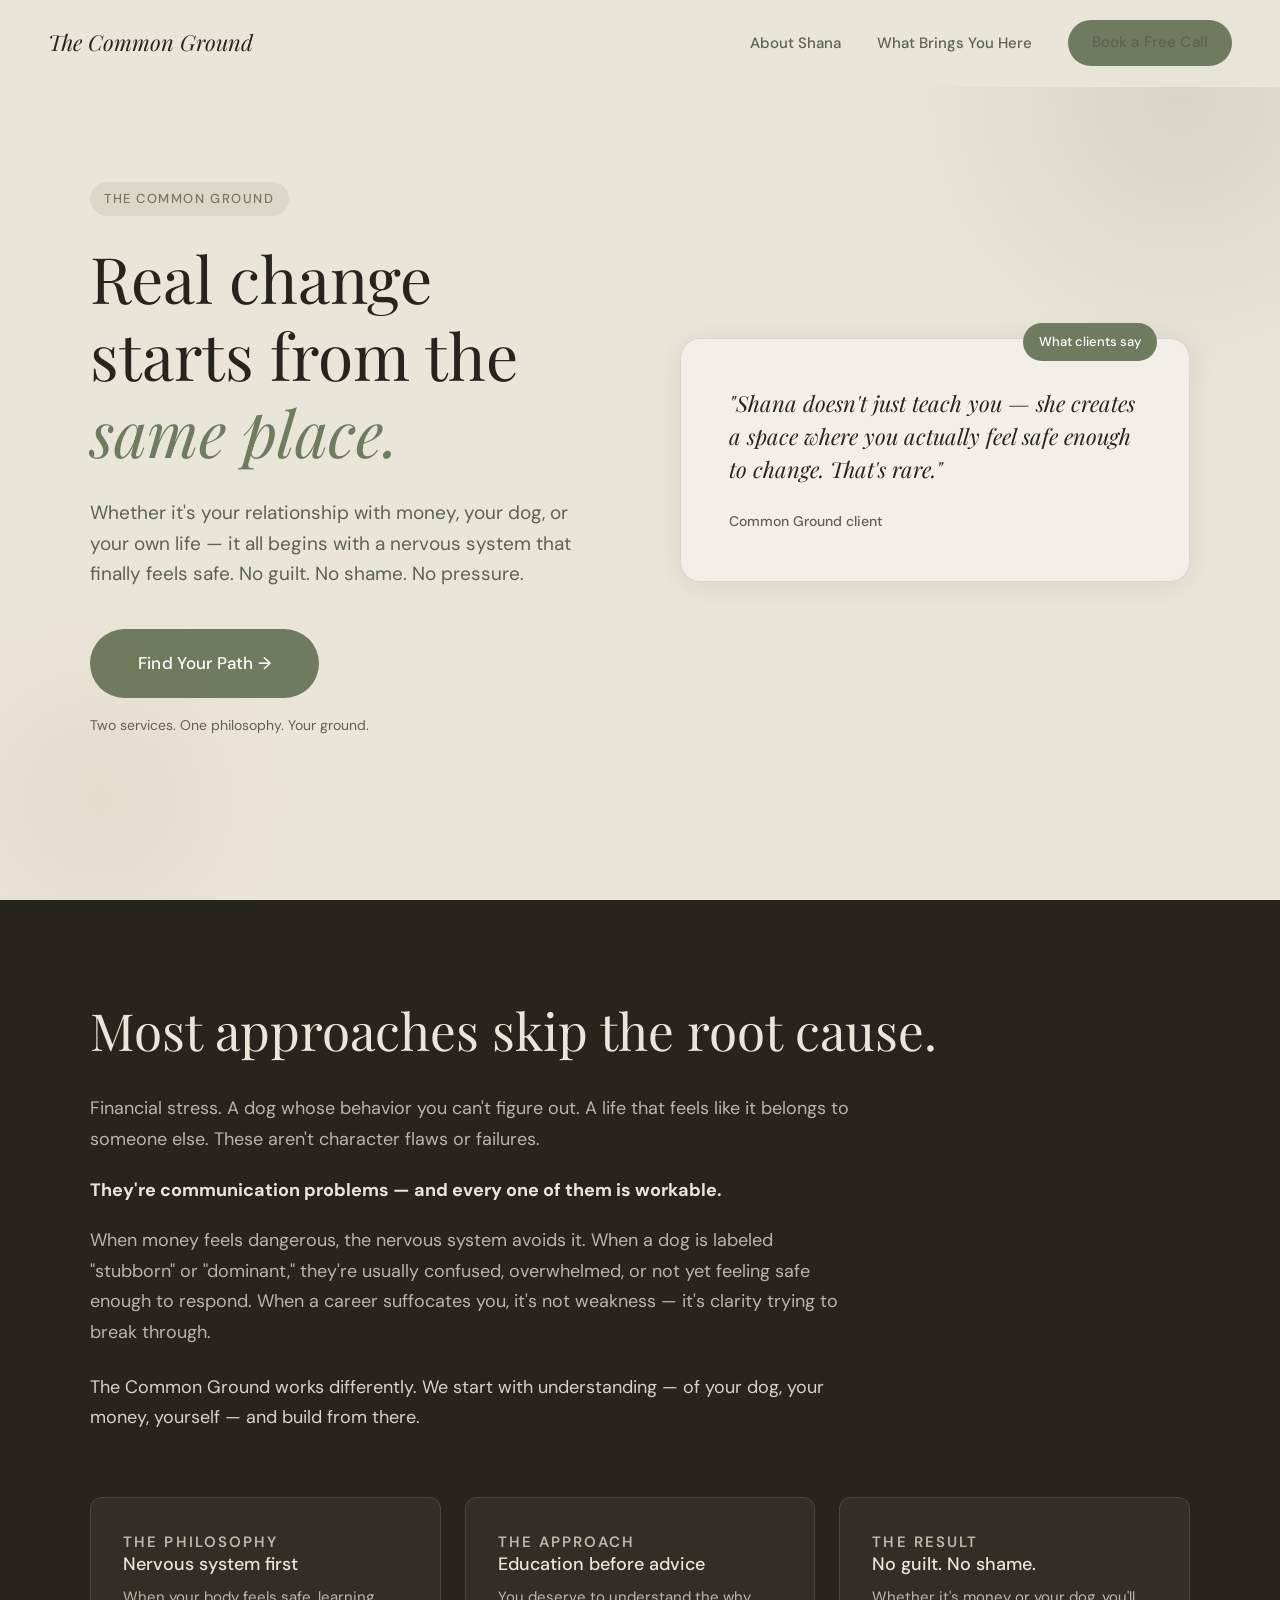
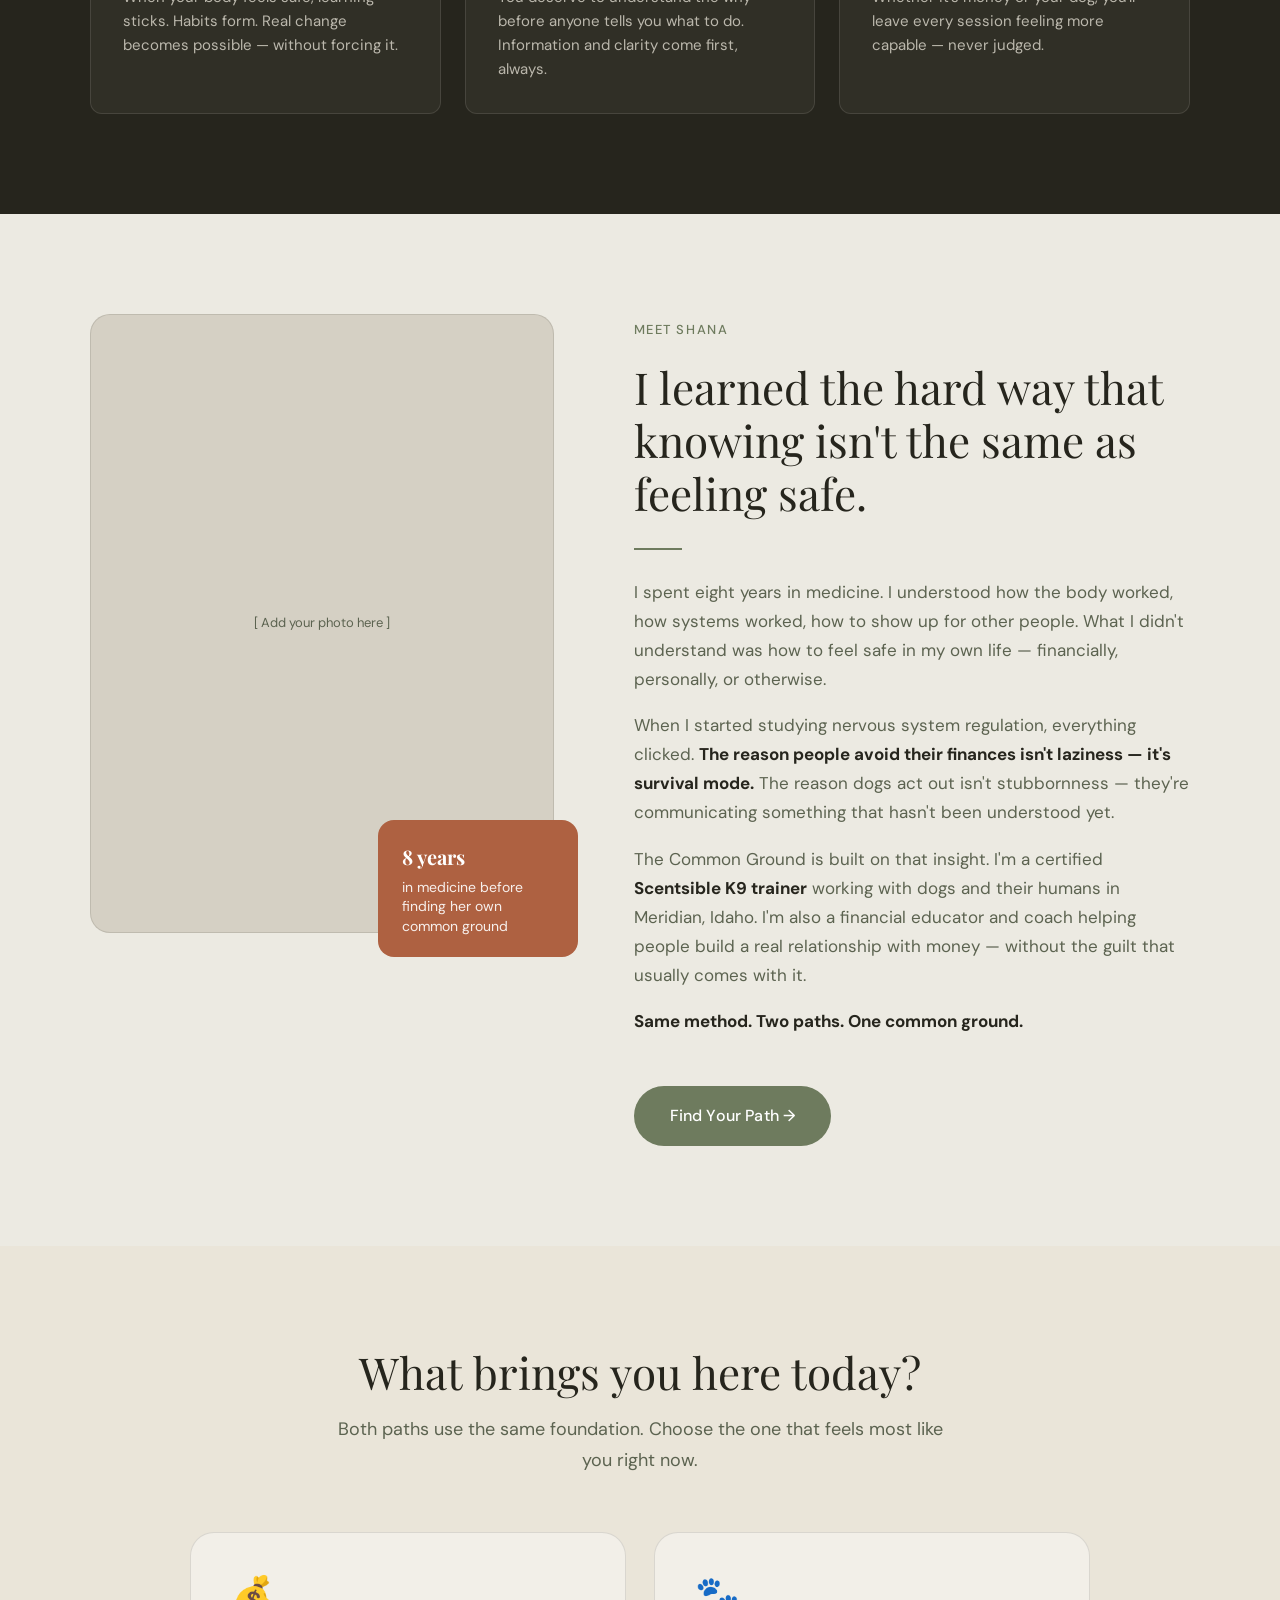
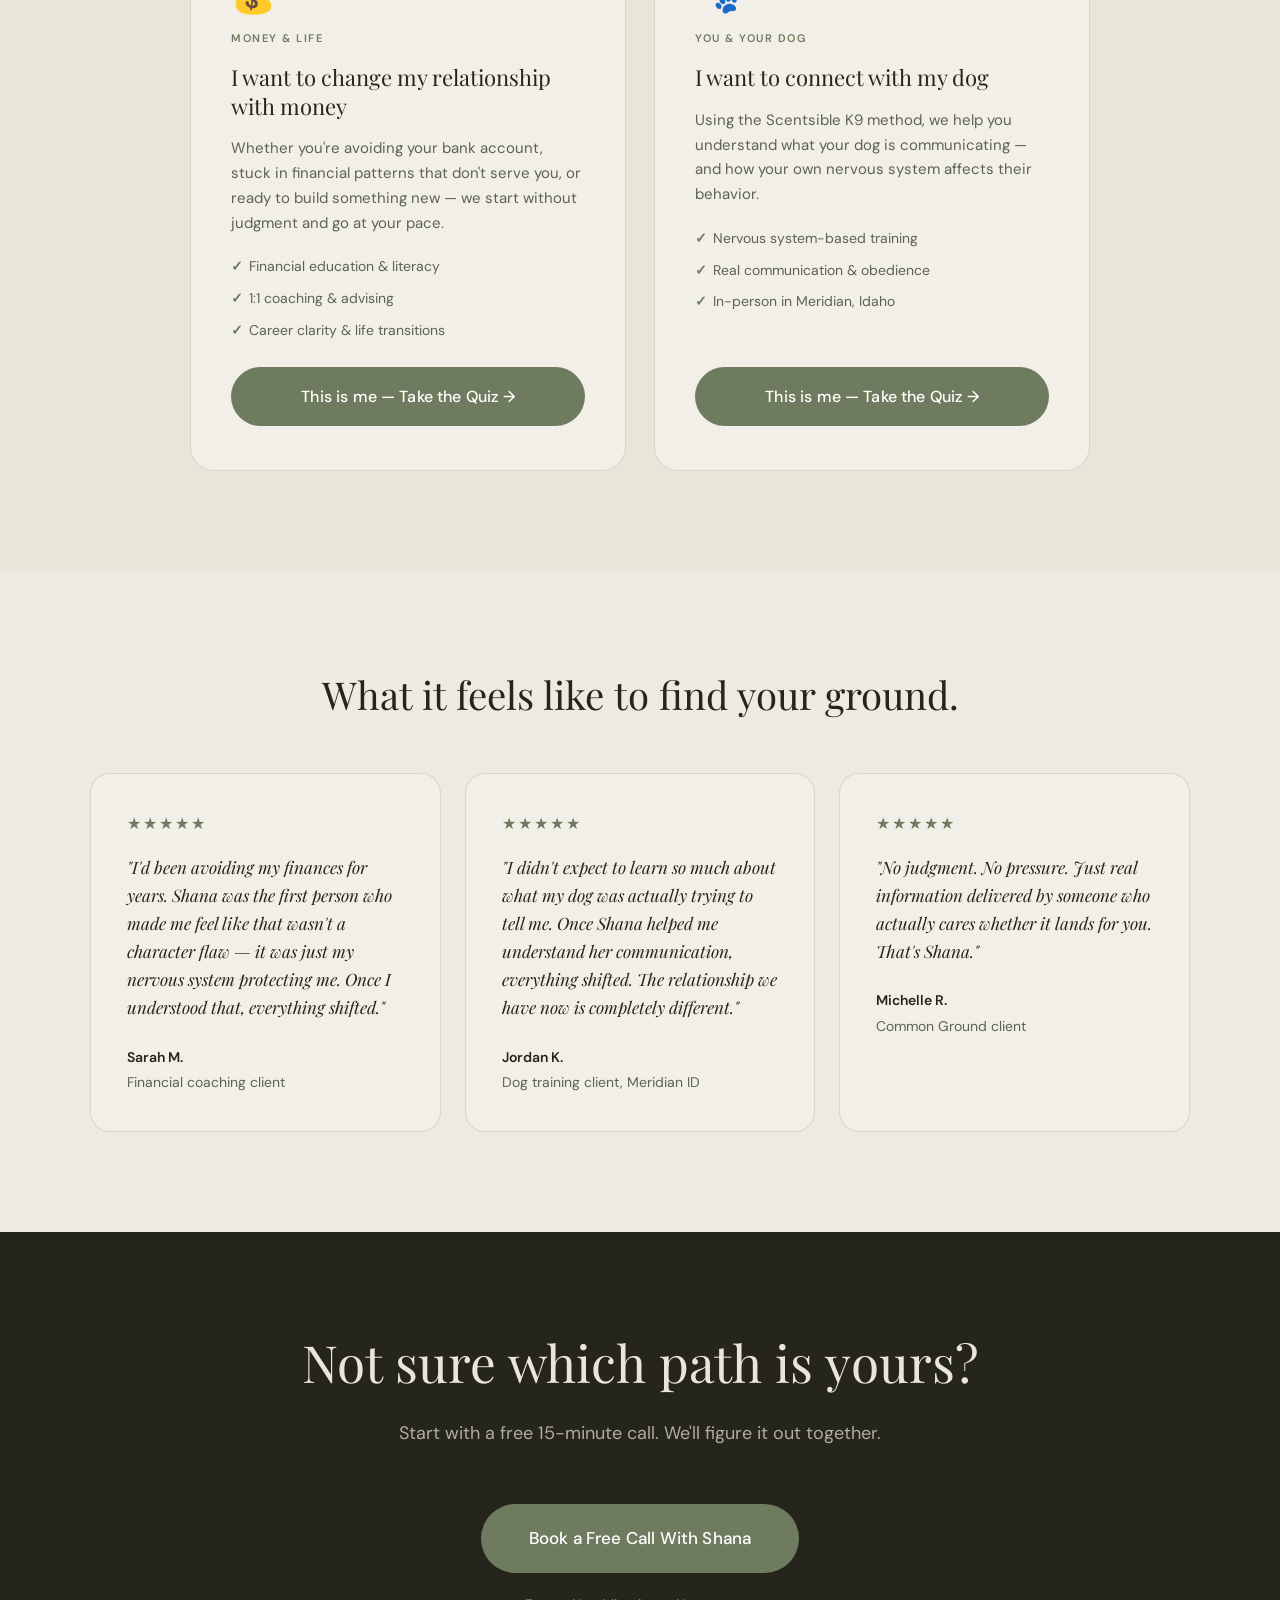
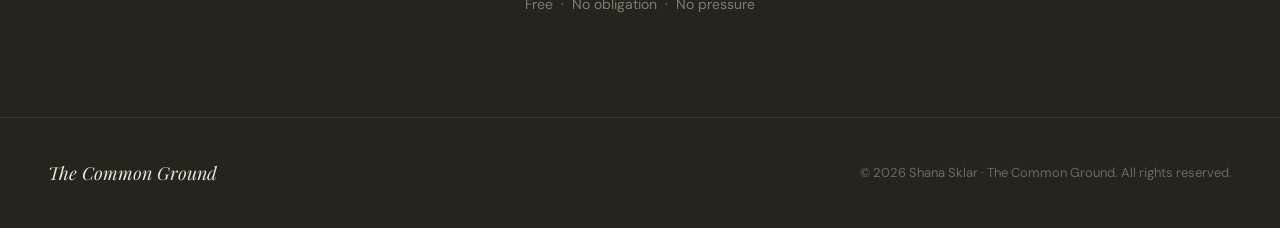
<file: index.html>
<!DOCTYPE html>
<html lang="en">
<head>
  <meta charset="UTF-8" />
  <meta name="viewport" content="width=device-width, initial-scale=1.0" />
  <title>The Common Ground — Shana Sklar</title>
  <meta name="description" content="Financial coaching, dog training, and life guidance rooted in nervous system regulation. No guilt. No shame. No pressure. Find your Common Ground." />

  <link rel="preconnect" href="https://fonts.googleapis.com" />
  <link rel="preconnect" href="https://fonts.gstatic.com" crossorigin />
  <link href="https://fonts.googleapis.com/css2?family=Playfair+Display:ital,wght@0,400;0,500;1,400;1,500&family=DM+Sans:wght@300;400;500;600&display=swap" rel="stylesheet" />
  <link rel="stylesheet" href="style.css" />
</head>
<body>

  <nav id="navbar">
    <a href="/" class="nav-logo">The Common Ground</a>
    <ul class="nav-links">
      <li><a href="#about">About Shana</a></li>
      <li><a href="#paths">What Brings You Here</a></li>
      <li><a href="https://calendly.com/shana-sklar1127/30min" target="_blank" class="btn btn-primary nav-cta">Book a Free Call</a></li>
    </ul>
  </nav>

  <!-- HERO -->
  <section class="hero" id="home">
    <div class="container">
      <div class="hero-inner">
        <div class="hero-text">
          <span class="hero-eyebrow">The Common Ground</span>
          <h1>Real change starts from the <em>same place.</em></h1>
          <p class="hero-sub">
            Whether it's your relationship with money, your dog, or your own life —
            it all begins with a nervous system that finally feels safe.
            No guilt. No shame. No pressure.
          </p>
          <a href="#paths" class="btn btn-primary btn-lg">Find Your Path →</a>
          <p class="hero-note" style="margin-top:16px;">Two services. One philosophy. Your ground.</p>
        </div>

        <div class="hero-image">
          <div class="hero-card">
            <div class="hero-card-badge">What clients say</div>
            <p class="hero-quote">
              "Shana doesn't just teach you — she creates a space where you
              actually feel safe enough to change. That's rare."
            </p>
            <p class="hero-quote-author">Common Ground client</p>
          </div>
        </div>
      </div>
    </div>
  </section>

  <!-- PHILOSOPHY -->
  <section class="problem">
    <div class="container">
      <h2>Most approaches skip the root cause.</h2>
      <p>Financial stress. A dog whose behavior you can't figure out. A life that feels like it belongs to someone else. These aren't character flaws or failures.</p>
      <p><strong>They're communication problems — and every one of them is workable.</strong></p>
      <p>When money feels dangerous, the nervous system avoids it. When a dog is labeled "stubborn" or "dominant," they're usually confused, overwhelmed, or not yet feeling safe enough to respond. When a career suffocates you, it's not weakness — it's clarity trying to break through.</p>
      <p style="margin-top:24px; font-size:18px; color:rgba(234,229,217,0.9);">The Common Ground works differently. We start with understanding — of your dog, your money, yourself — and build from there.</p>

      <div class="problem-pillars">
        <div class="pillar">
          <p class="pillar-label">The philosophy</p>
          <h4>Nervous system first</h4>
          <p>When your body feels safe, learning sticks. Habits form. Real change becomes possible — without forcing it.</p>
        </div>
        <div class="pillar">
          <p class="pillar-label">The approach</p>
          <h4>Education before advice</h4>
          <p>You deserve to understand the why before anyone tells you what to do. Information and clarity come first, always.</p>
        </div>
        <div class="pillar">
          <p class="pillar-label">The result</p>
          <h4>No guilt. No shame.</h4>
          <p>Whether it's money or your dog, you'll leave every session feeling more capable — never judged.</p>
        </div>
      </div>
    </div>
  </section>

  <!-- ABOUT SHANA -->
  <section class="guide" id="about">
    <div class="container">
      <div class="guide-inner">

        <div class="guide-image-wrap">
          <div class="guide-image-placeholder">
            <div class="placeholder-text">
              <!-- Replace with <img src="your-photo.jpg" alt="Shana Sklar" style="width:100%;height:100%;object-fit:cover;border-radius:20px;" /> -->
              <p style="font-size:13px; color:var(--text-muted);">[ Add your photo here ]</p>
            </div>
          </div>
          <div class="guide-accent-card">
            <strong>8 years</strong>
            <p>in medicine before finding her own common ground</p>
          </div>
        </div>

        <div class="guide-content">
          <span class="eyebrow">Meet Shana</span>
          <h2>I learned the hard way that knowing isn't the same as feeling safe.</h2>
          <div class="divider"></div>

          <p>I spent eight years in medicine. I understood how the body worked, how systems worked, how to show up for other people. What I didn't understand was how to feel safe in my own life — financially, personally, or otherwise.</p>

          <p>When I started studying nervous system regulation, everything clicked. <strong>The reason people avoid their finances isn't laziness — it's survival mode.</strong> The reason dogs act out isn't stubbornness — they're communicating something that hasn't been understood yet.</p>

          <p>The Common Ground is built on that insight. I'm a certified <strong>Scentsible K9 trainer</strong> working with dogs and their humans in Meridian, Idaho. I'm also a financial educator and coach helping people build a real relationship with money — without the guilt that usually comes with it.</p>

          <p><strong>Same method. Two paths. One common ground.</strong></p>

          <a href="#paths" class="btn btn-primary" style="margin-top:32px;">Find Your Path →</a>
        </div>
      </div>
    </div>
  </section>

  <!-- THE FORK -->
  <section class="paths-section" id="paths">
    <div class="container">
      <div class="text-center" style="margin-bottom:56px;">
        <h2 style="font-size:clamp(28px,3.5vw,44px); margin-bottom:16px;">What brings you here today?</h2>
        <p style="color:var(--text-muted); font-size:18px; margin:0 auto; max-width:52ch;">
          Both paths use the same foundation. Choose the one that feels most like you right now.
        </p>
      </div>

      <div class="path-cards">

        <div class="path-card path-card--finance">
          <div class="path-card-icon">💰</div>
          <div class="path-card-label">Money & Life</div>
          <h3>I want to change my relationship with money</h3>
          <p>
            Whether you're avoiding your bank account, stuck in financial patterns that don't serve you,
            or ready to build something new — we start without judgment and go at your pace.
          </p>
          <ul class="path-list">
            <li>Financial education &amp; literacy</li>
            <li>1:1 coaching &amp; advising</li>
            <li>Career clarity &amp; life transitions</li>
          </ul>
          <a href="quiz-financial.html" class="btn btn-primary" style="width:100%; justify-content:center; margin-top:auto;">
            This is me — Take the Quiz →
          </a>
        </div>

        <div class="path-card path-card--dogs">
          <div class="path-card-icon">🐾</div>
          <div class="path-card-label">You &amp; Your Dog</div>
          <h3>I want to connect with my dog</h3>
          <p>
            Using the Scentsible K9 method, we help you understand what your dog is communicating —
            and how your own nervous system affects their behavior.
          </p>
          <ul class="path-list">
            <li>Nervous system-based training</li>
            <li>Real communication &amp; obedience</li>
            <li>In-person in Meridian, Idaho</li>
          </ul>
          <a href="quiz-dogs.html" class="btn btn-primary" style="width:100%; justify-content:center; margin-top:auto;">
            This is me — Take the Quiz →
          </a>
        </div>

      </div>
    </div>
  </section>

  <!-- TESTIMONIALS -->
  <section class="testimonials">
    <div class="container">
      <h2>What it feels like to find your ground.</h2>
      <div class="testimonial-grid">

        <div class="testimonial-card">
          <div class="testimonial-stars">★★★★★</div>
          <blockquote>"I'd been avoiding my finances for years. Shana was the first person who made me feel like that wasn't a character flaw — it was just my nervous system protecting me. Once I understood that, everything shifted."</blockquote>
          <div class="testimonial-author">
            Sarah M.
            <span>Financial coaching client</span>
          </div>
        </div>

        <div class="testimonial-card">
          <div class="testimonial-stars">★★★★★</div>
          <blockquote>"I didn't expect to learn so much about what my dog was actually trying to tell me. Once Shana helped me understand her communication, everything shifted. The relationship we have now is completely different."</blockquote>
          <div class="testimonial-author">
            Jordan K.
            <span>Dog training client, Meridian ID</span>
          </div>
        </div>

        <div class="testimonial-card">
          <div class="testimonial-stars">★★★★★</div>
          <blockquote>"No judgment. No pressure. Just real information delivered by someone who actually cares whether it lands for you. That's Shana."</blockquote>
          <div class="testimonial-author">
            Michelle R.
            <span>Common Ground client</span>
          </div>
        </div>

      </div>
    </div>
  </section>

  <!-- FINAL CTA -->
  <section class="cta-final">
    <div class="container container-narrow text-center">
      <h2>Not sure which path is yours?</h2>
      <p>Start with a free 15-minute call. We'll figure it out together.</p>
      <a href="https://calendly.com/shana-sklar1127/30min" target="_blank" class="btn btn-primary btn-lg">Book a Free Call With Shana</a>
      <span class="cta-note">Free &nbsp;·&nbsp; No obligation &nbsp;·&nbsp; No pressure</span>
    </div>
  </section>

  <footer>
    <a href="/" class="footer-logo">The Common Ground</a>
    <p class="footer-copy">© 2026 Shana Sklar · The Common Ground. All rights reserved.</p>
  </footer>

  <script>
    const navbar = document.getElementById('navbar');
    window.addEventListener('scroll', () => {
      navbar.classList.toggle('scrolled', window.scrollY > 40);
    });
  </script>

</body>
</html>
</file>
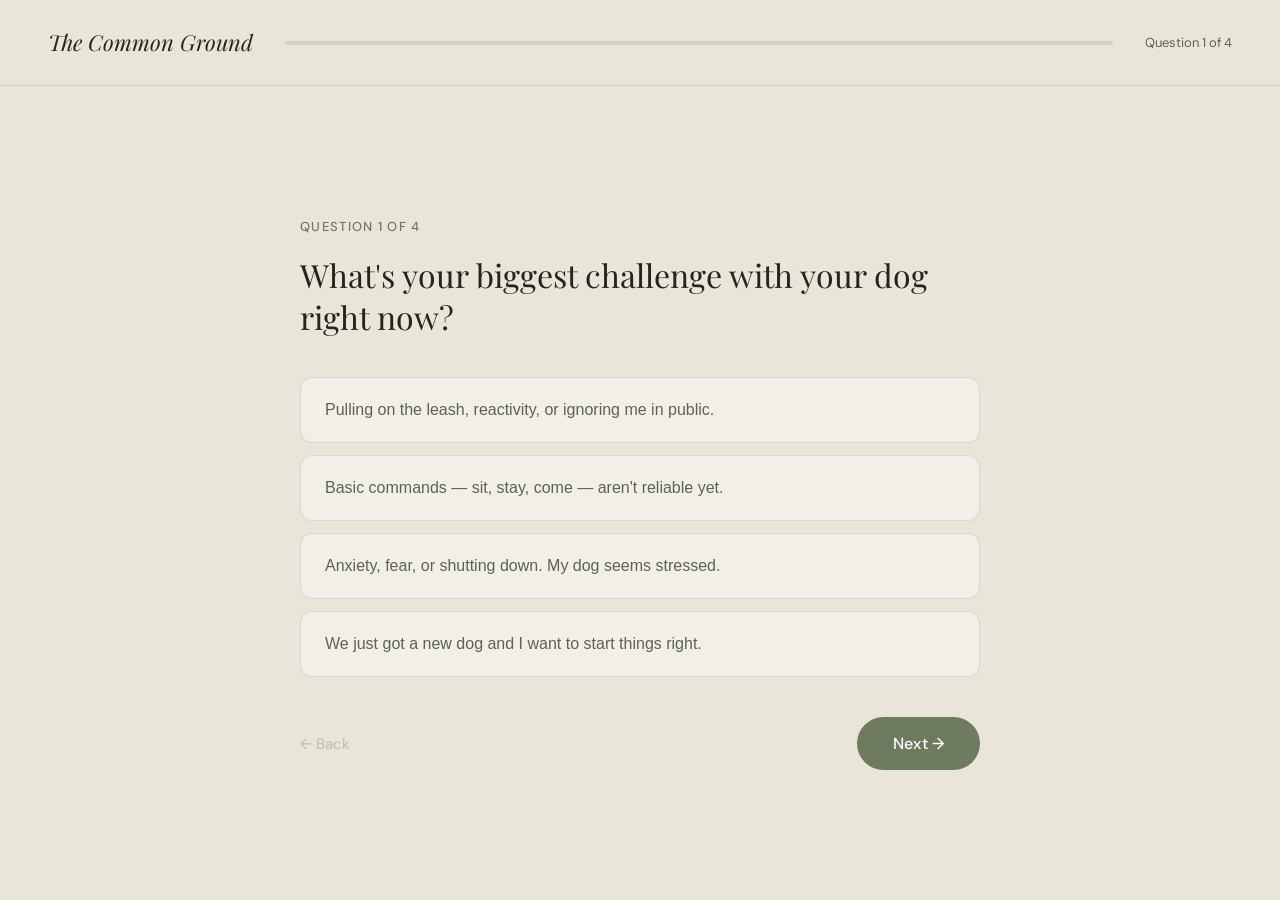
<file: quiz-dogs.html>
<!DOCTYPE html>
<html lang="en">
<head>
  <meta charset="UTF-8" />
  <meta name="viewport" content="width=device-width, initial-scale=1.0" />
  <title>You & Your Dog Quiz — The Common Ground</title>
  <meta name="description" content="Find out where you and your dog are in your journey and what you need most right now." />

  <link rel="preconnect" href="https://fonts.googleapis.com" />
  <link rel="preconnect" href="https://fonts.gstatic.com" crossorigin />
  <link href="https://fonts.googleapis.com/css2?family=Playfair+Display:ital,wght@0,400;0,500;1,400;1,500&family=DM+Sans:wght@300;400;500;600&display=swap" rel="stylesheet" />
  <link rel="stylesheet" href="style.css" />
</head>
<body class="quiz-page">

  <header class="quiz-nav">
    <a href="/" class="nav-logo">The Common Ground</a>
    <div style="flex:1; padding: 0 32px;">
      <div class="quiz-progress-bar">
        <div class="quiz-progress-fill" id="progressFill" style="width:0%"></div>
      </div>
    </div>
    <span id="progressLabel" style="font-size:13px; color:var(--text-muted); white-space:nowrap;">Question 1 of 4</span>
  </header>

  <main class="quiz-body">

    <div class="quiz-screen" id="questionScreen">
      <p class="quiz-step-label" id="stepLabel">Question 1 of 4</p>
      <h2 class="quiz-question" id="questionText"></h2>
      <div class="quiz-answers" id="answers"></div>
      <div class="quiz-nav-row">
        <button class="quiz-back" id="backBtn" disabled>← Back</button>
        <button class="btn btn-primary" id="nextBtn" disabled>Next →</button>
      </div>
    </div>

    <div class="quiz-screen lead-screen hidden" id="leadScreen">
      <p class="quiz-step-label">One last thing</p>
      <h2>Where should we send your results?</h2>
      <p>Your personalized path is ready. Enter your name and email and we'll show it to you right now.</p>
      <form class="lead-form" id="leadForm" novalidate>
        <div class="field">
          <label for="firstName">First Name</label>
          <input type="text" id="firstName" name="name" placeholder="Your first name" required autocomplete="given-name" />
        </div>
        <div class="field">
          <label for="email">Email Address</label>
          <input type="email" id="email" name="email" placeholder="you@email.com" required autocomplete="email" />
        </div>
        <button type="submit" class="btn btn-primary btn-lg">Show Me My Results →</button>
        <p class="form-fine-print">No spam. No pressure. Shana will only reach out if you want her to.</p>
      </form>
    </div>

    <div class="quiz-screen loading-screen hidden" id="loadingScreen">
      <div class="loader-dots"><span></span><span></span><span></span></div>
      <p>Reading your answers and finding your path…</p>
    </div>

  </main>

  <script src="quiz-dogs.js"></script>
</body>
</html>
</file>
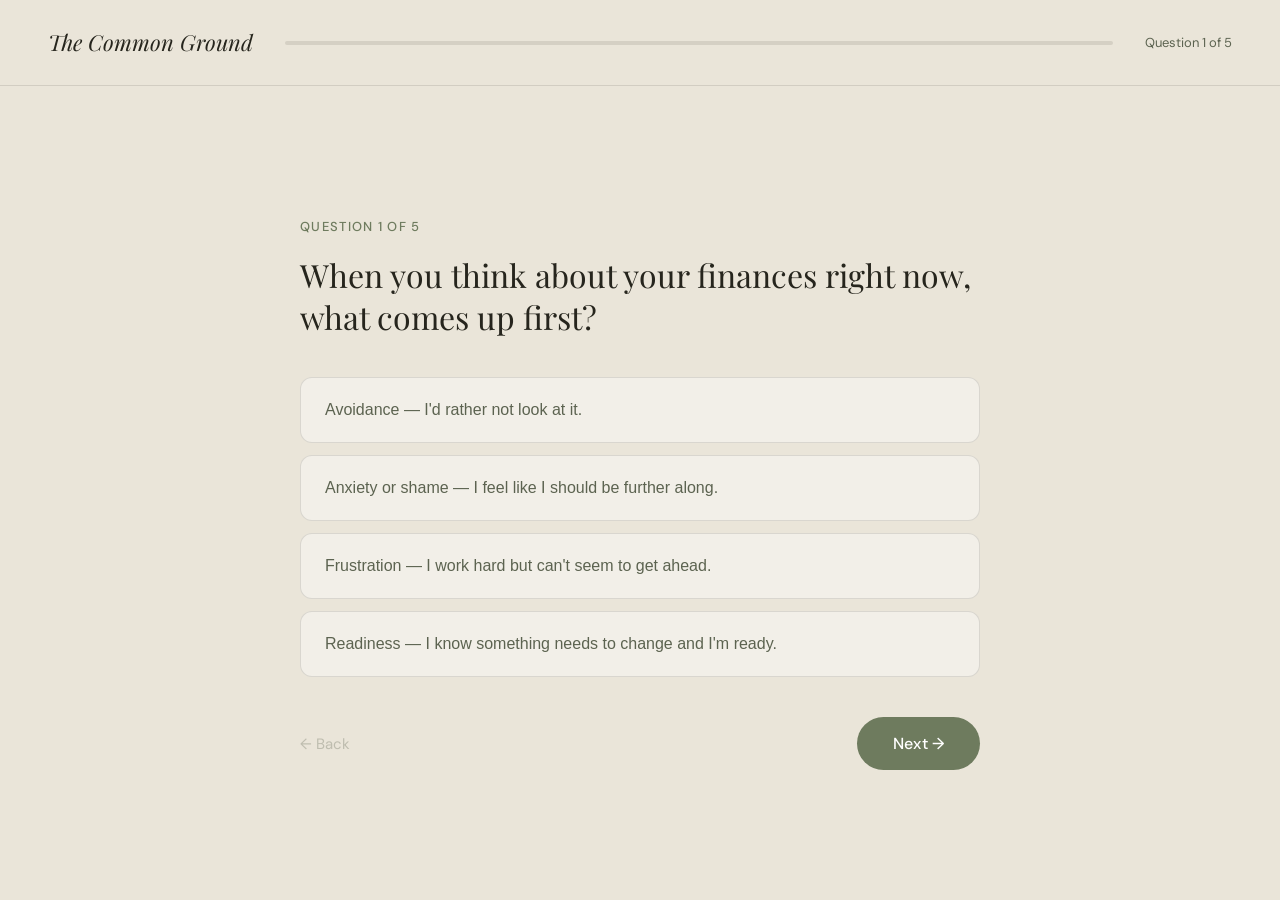
<file: quiz-financial.html>
<!DOCTYPE html>
<html lang="en">
<head>
  <meta charset="UTF-8" />
  <meta name="viewport" content="width=device-width, initial-scale=1.0" />
  <title>Money & Life Quiz — The Common Ground</title>
  <meta name="description" content="Find out exactly where you are with money and what you need most right now — without judgment." />

  <link rel="preconnect" href="https://fonts.googleapis.com" />
  <link rel="preconnect" href="https://fonts.gstatic.com" crossorigin />
  <link href="https://fonts.googleapis.com/css2?family=Playfair+Display:ital,wght@0,400;0,500;1,400;1,500&family=DM+Sans:wght@300;400;500;600&display=swap" rel="stylesheet" />
  <link rel="stylesheet" href="style.css" />
</head>
<body class="quiz-page">

  <header class="quiz-nav">
    <a href="/" class="nav-logo">The Common Ground</a>
    <div style="flex:1; padding: 0 32px;">
      <div class="quiz-progress-bar">
        <div class="quiz-progress-fill" id="progressFill" style="width:0%"></div>
      </div>
    </div>
    <span id="progressLabel" style="font-size:13px; color:var(--text-muted); white-space:nowrap;">Question 1 of 5</span>
  </header>

  <main class="quiz-body">

    <div class="quiz-screen" id="questionScreen">
      <p class="quiz-step-label" id="stepLabel">Question 1 of 5</p>
      <h2 class="quiz-question" id="questionText"></h2>
      <div class="quiz-answers" id="answers"></div>
      <div class="quiz-nav-row">
        <button class="quiz-back" id="backBtn" disabled>← Back</button>
        <button class="btn btn-primary" id="nextBtn" disabled>Next →</button>
      </div>
    </div>

    <div class="quiz-screen lead-screen hidden" id="leadScreen">
      <p class="quiz-step-label">One last thing</p>
      <h2>Where should we send your results?</h2>
      <p>Your personalized path is ready. Enter your name and email and we'll show it to you right now.</p>
      <form class="lead-form" id="leadForm" novalidate>
        <div class="field">
          <label for="firstName">First Name</label>
          <input type="text" id="firstName" name="name" placeholder="Your first name" required autocomplete="given-name" />
        </div>
        <div class="field">
          <label for="email">Email Address</label>
          <input type="email" id="email" name="email" placeholder="you@email.com" required autocomplete="email" />
        </div>
        <button type="submit" class="btn btn-primary btn-lg">Show Me My Results →</button>
        <p class="form-fine-print">No spam. No pressure. Shana will only reach out if you want her to.</p>
      </form>
    </div>

    <div class="quiz-screen loading-screen hidden" id="loadingScreen">
      <div class="loader-dots"><span></span><span></span><span></span></div>
      <p>Reading your answers and finding your path…</p>
    </div>

  </main>

  <script src="quiz-financial.js"></script>
</body>
</html>
</file>
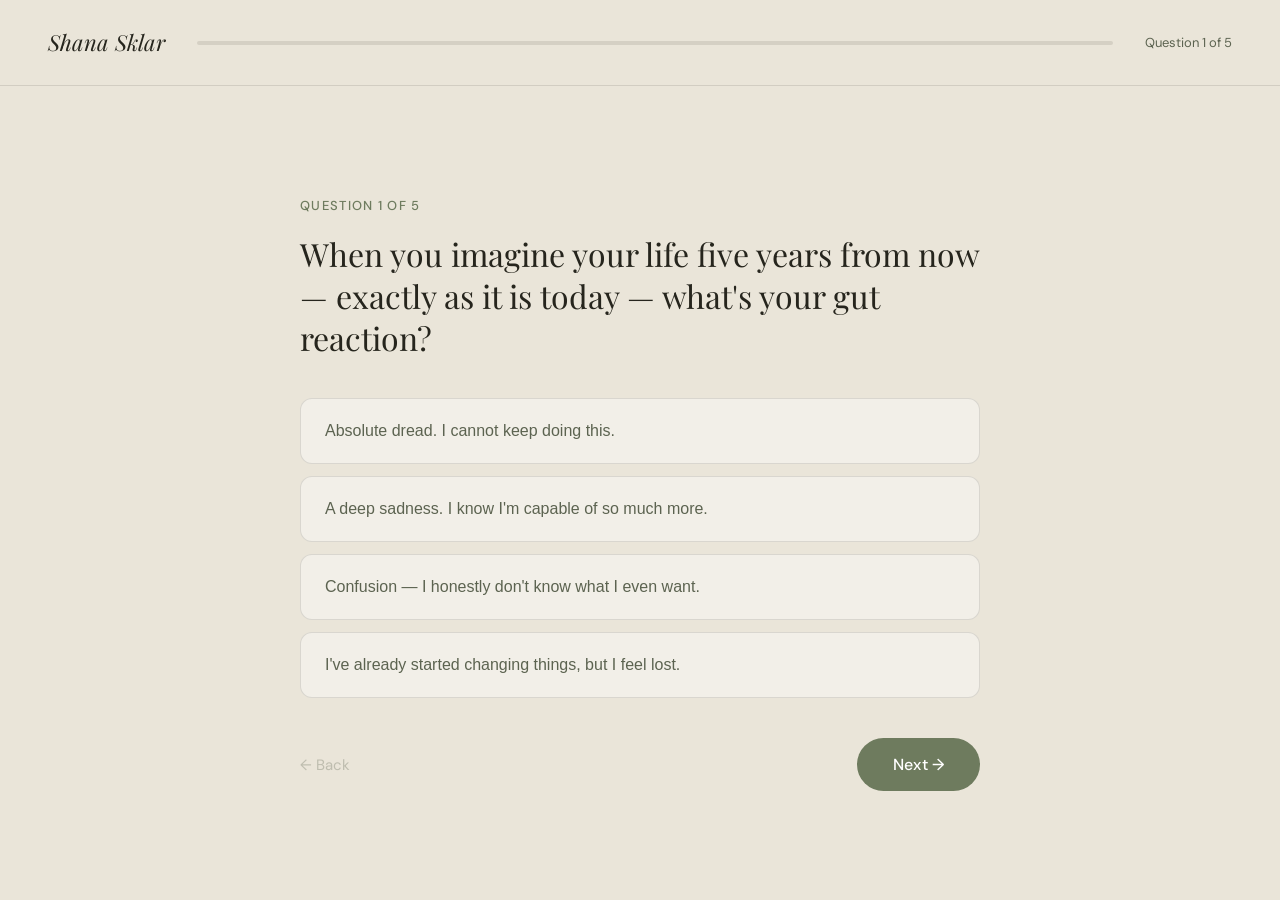
<file: quiz.html>
<!DOCTYPE html>
<html lang="en">
<head>
  <meta charset="UTF-8" />
  <meta name="viewport" content="width=device-width, initial-scale=1.0" />
  <title>Find Your Path — Shana Sklar</title>
  <meta name="description" content="Take the 2-minute quiz to discover exactly where you are and how Shana can help you build the life you actually want." />

  <link rel="preconnect" href="https://fonts.googleapis.com" />
  <link rel="preconnect" href="https://fonts.gstatic.com" crossorigin />
  <link href="https://fonts.googleapis.com/css2?family=Playfair+Display:ital,wght@0,400;0,500;1,400;1,500&family=DM+Sans:wght@300;400;500;600&display=swap" rel="stylesheet" />
  <link rel="stylesheet" href="style.css" />
</head>
<body class="quiz-page">

  <!-- QUIZ NAV -->
  <header class="quiz-nav">
    <a href="/" class="nav-logo">Shana Sklar</a>
    <div style="flex:1; padding: 0 32px;">
      <div class="quiz-progress-bar">
        <div class="quiz-progress-fill" id="progressFill" style="width:0%"></div>
      </div>
    </div>
    <span id="progressLabel" style="font-size:13px; color:var(--text-muted); white-space:nowrap;">Question 1 of 5</span>
  </header>

  <!-- QUIZ BODY -->
  <main class="quiz-body">

    <!-- QUESTION SCREEN -->
    <div class="quiz-screen" id="questionScreen">
      <p class="quiz-step-label" id="stepLabel">Question 1 of 5</p>
      <h2 class="quiz-question" id="questionText"></h2>
      <div class="quiz-answers" id="answers"></div>
      <div class="quiz-nav-row">
        <button class="quiz-back" id="backBtn" disabled>← Back</button>
        <button class="btn btn-primary" id="nextBtn" disabled>Next →</button>
      </div>
    </div>

    <!-- LEAD CAPTURE SCREEN -->
    <div class="quiz-screen lead-screen hidden" id="leadScreen">
      <p class="quiz-step-label">One last thing</p>
      <h2>Where should we send your results?</h2>
      <p>
        Your personalized path is ready. Enter your name and email and
        we'll show it to you right now.
      </p>

      <form class="lead-form" id="leadForm" novalidate>
        <div class="field">
          <label for="firstName">First Name</label>
          <input
            type="text"
            id="firstName"
            name="name"
            placeholder="Your first name"
            required
            autocomplete="given-name"
          />
        </div>
        <div class="field">
          <label for="email">Email Address</label>
          <input
            type="email"
            id="email"
            name="email"
            placeholder="you@email.com"
            required
            autocomplete="email"
          />
        </div>
        <button type="submit" class="btn btn-primary btn-lg">Show Me My Results →</button>
        <p class="form-fine-print">No spam. Shana will only reach out if you want her to.</p>
      </form>
    </div>

    <!-- LOADING SCREEN -->
    <div class="quiz-screen loading-screen hidden" id="loadingScreen">
      <div class="loader-dots">
        <span></span><span></span><span></span>
      </div>
      <p>Reading your answers and finding your path…</p>
    </div>

  </main>

  <script src="quiz.js"></script>
</body>
</html>
</file>
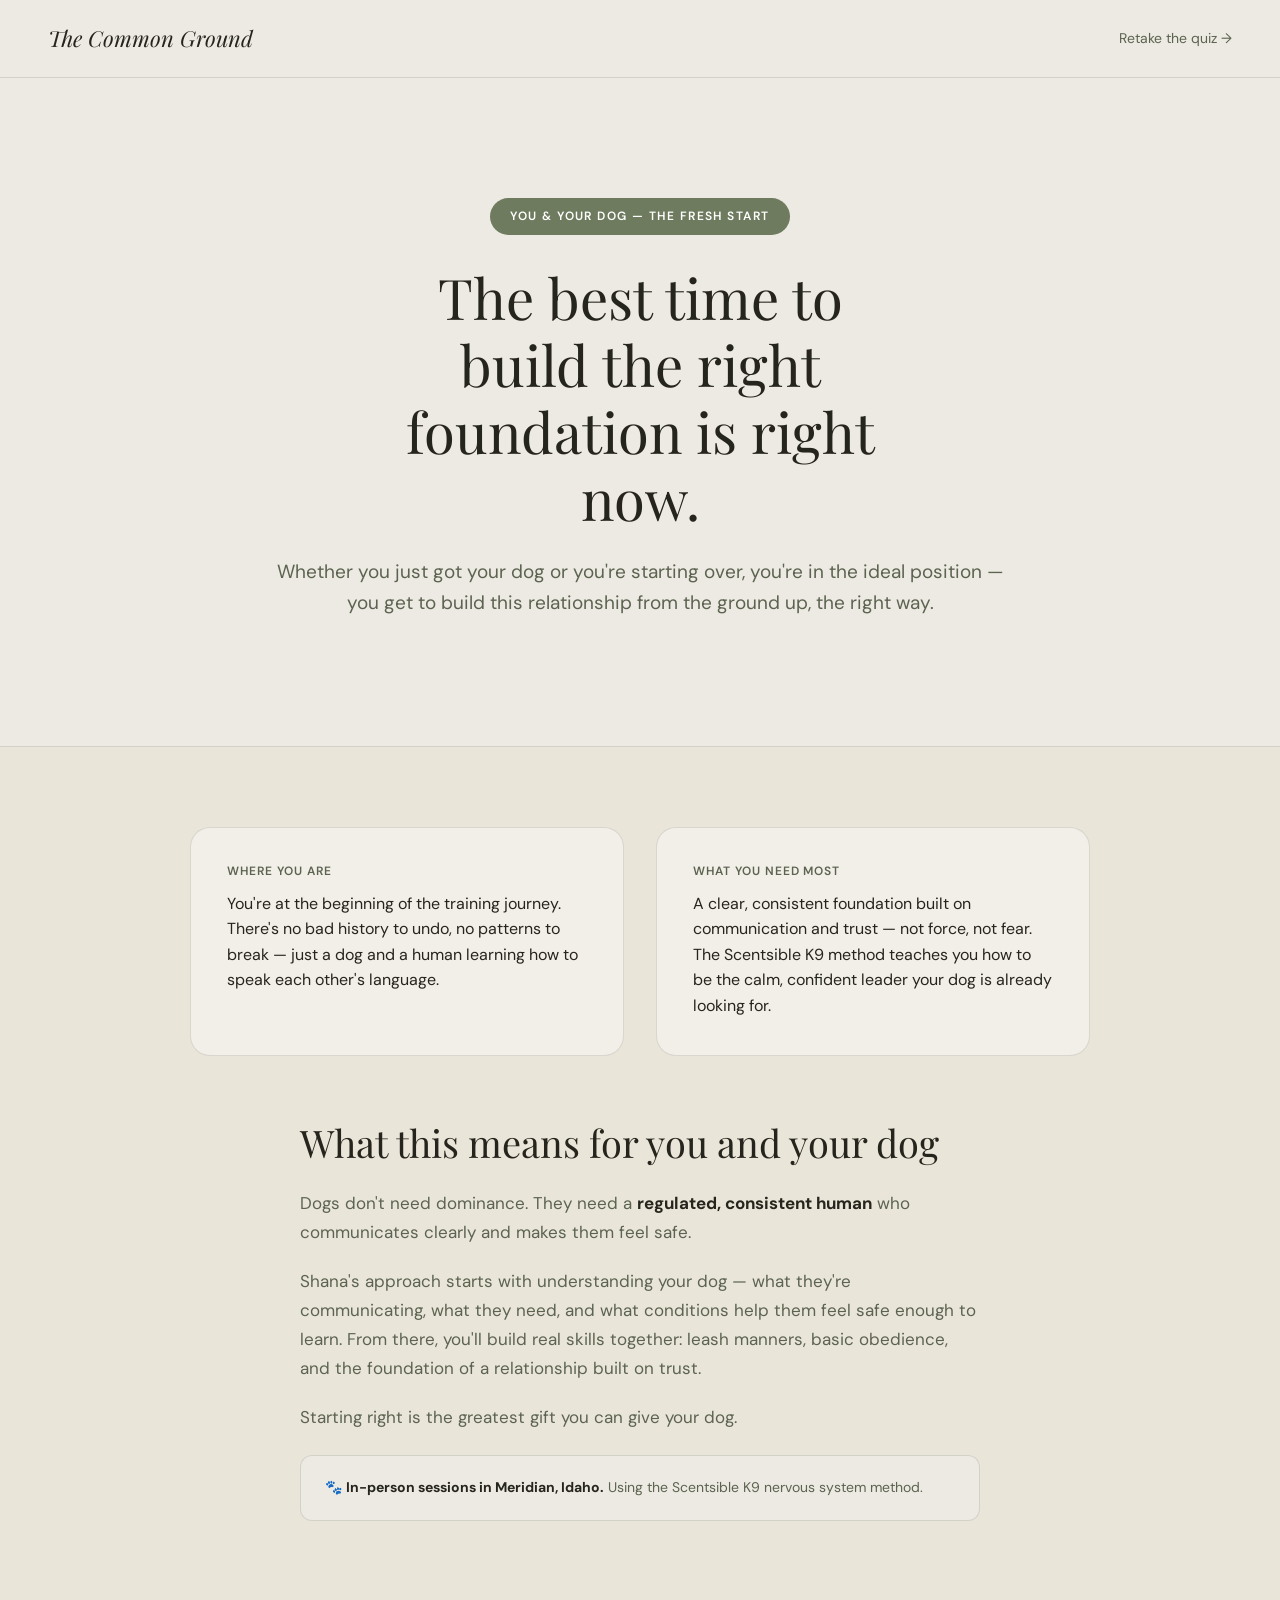
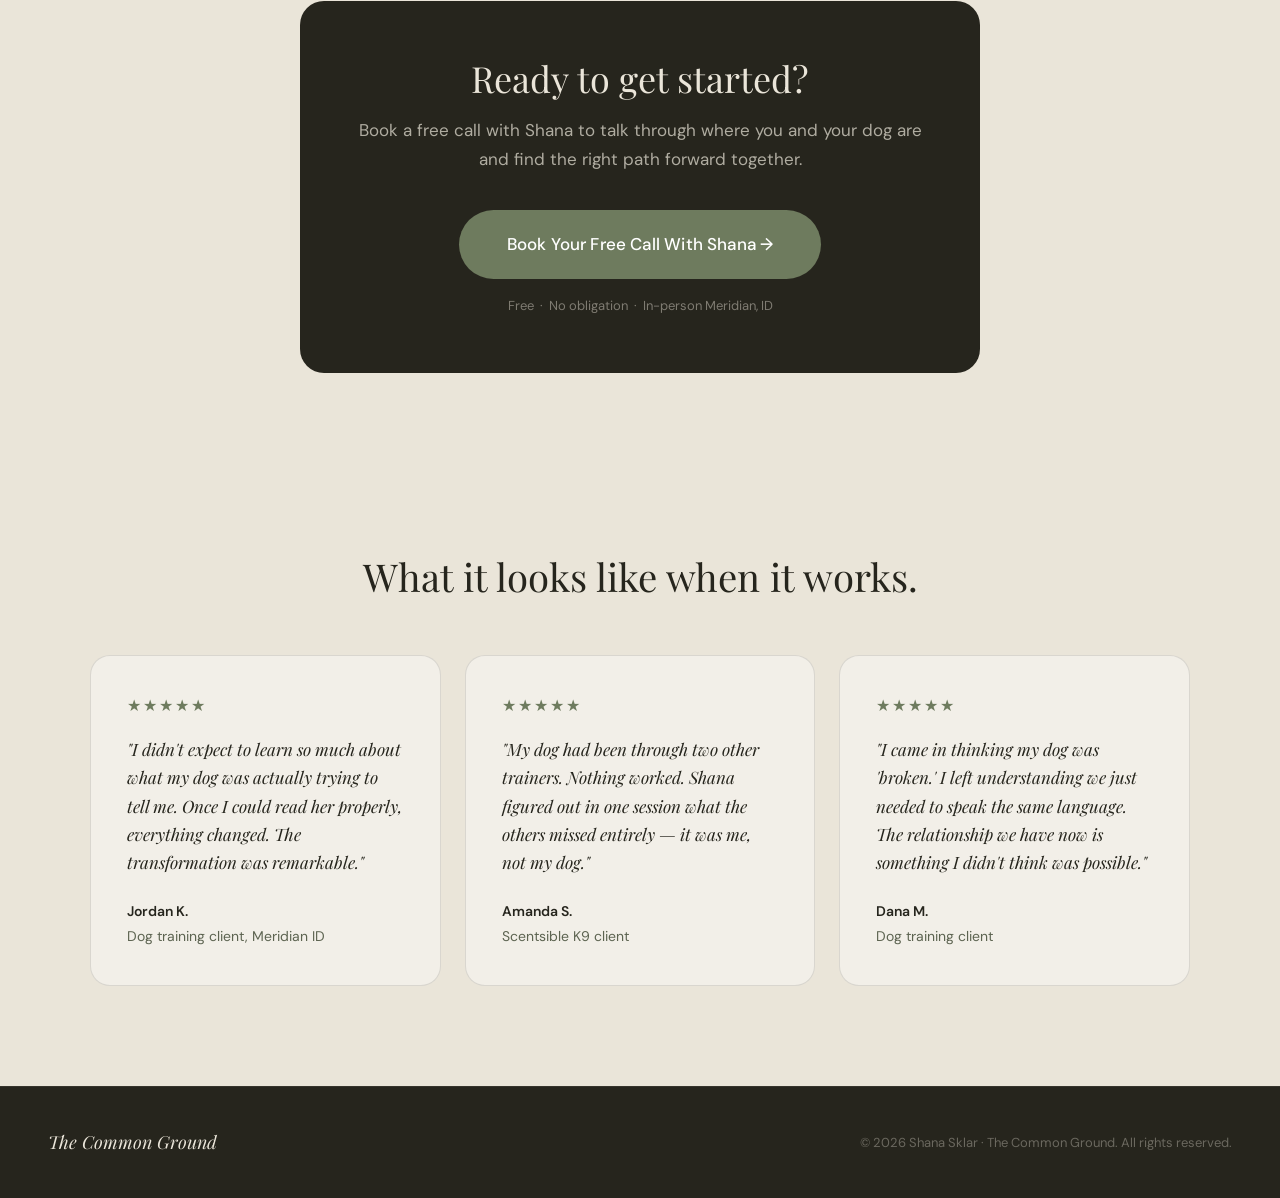
<file: results-dogs.html>
<!DOCTYPE html>
<html lang="en">
<head>
  <meta charset="UTF-8" />
  <meta name="viewport" content="width=device-width, initial-scale=1.0" />
  <title>Your Results — You & Your Dog — The Common Ground</title>
  <link rel="preconnect" href="https://fonts.googleapis.com" />
  <link rel="preconnect" href="https://fonts.gstatic.com" crossorigin />
  <link href="https://fonts.googleapis.com/css2?family=Playfair+Display:ital,wght@0,400;0,500;1,400;1,500&family=DM+Sans:wght@300;400;500;600&display=swap" rel="stylesheet" />
  <link rel="stylesheet" href="style.css" />
</head>
<body class="results-page">

  <nav id="navbar" style="position:relative; backdrop-filter:none; background:var(--sand-light); border-bottom:1px solid var(--border);">
    <a href="/" class="nav-logo">The Common Ground</a>
    <a href="quiz-dogs.html" style="font-size:14px; color:var(--text-muted);">Retake the quiz →</a>
  </nav>

  <section class="results-hero">
    <span class="result-type-badge" id="resultBadge">You & Your Dog</span>
    <h1 id="resultHeadline">Loading your results…</h1>
    <p class="lead" id="resultLead"></p>
  </section>

  <div class="results-body">
    <div class="container">

      <div class="results-grid" id="resultCards">
        <div class="result-card">
          <h3>Where You Are</h3>
          <p id="cardWhere"></p>
        </div>
        <div class="result-card">
          <h3>What You Need Most</h3>
          <p id="cardNeed"></p>
        </div>
      </div>

      <div class="results-copy">
        <h2>What this means for you and your dog</h2>
        <div id="resultBody"></div>
        <div style="margin-top:24px; padding:20px 24px; background:var(--sand-light); border-radius:var(--radius); border:1px solid var(--border);">
          <p style="font-size:14px; color:var(--text-muted); margin:0;">
            🐾 <strong style="color:var(--text);">In-person sessions in Meridian, Idaho.</strong>
            Using the Scentsible K9 nervous system method.
          </p>
        </div>
      </div>

      <div class="results-cta-box">
        <h2>Ready to get started?</h2>
        <p>
          Book a free call with Shana to talk through where you and your dog are
          and find the right path forward together.
        </p>
        <a href="https://calendly.com/shana-sklar1127/30min" target="_blank" class="btn btn-primary btn-lg">
          Book Your Free Call With Shana →
        </a>
        <p style="color:rgba(234,229,217,0.45); font-size:13px; margin-top:16px; margin-bottom:0;">
          Free &nbsp;·&nbsp; No obligation &nbsp;·&nbsp; In-person Meridian, ID
        </p>
      </div>

    </div>
  </div>

  <section class="testimonials" style="background:var(--cream);">
    <div class="container">
      <h2>What it looks like when it works.</h2>
      <div class="testimonial-grid">
        <div class="testimonial-card">
          <div class="testimonial-stars">★★★★★</div>
          <blockquote>"I didn't expect to learn so much about what my dog was actually trying to tell me. Once I could read her properly, everything changed. The transformation was remarkable."</blockquote>
          <div class="testimonial-author">Jordan K. <span>Dog training client, Meridian ID</span></div>
        </div>
        <div class="testimonial-card">
          <div class="testimonial-stars">★★★★★</div>
          <blockquote>"My dog had been through two other trainers. Nothing worked. Shana figured out in one session what the others missed entirely — it was me, not my dog."</blockquote>
          <div class="testimonial-author">Amanda S. <span>Scentsible K9 client</span></div>
        </div>
        <div class="testimonial-card">
          <div class="testimonial-stars">★★★★★</div>
          <blockquote>"I came in thinking my dog was 'broken.' I left understanding we just needed to speak the same language. The relationship we have now is something I didn't think was possible."</blockquote>
          <div class="testimonial-author">Dana M. <span>Dog training client</span></div>
        </div>
      </div>
    </div>
  </section>

  <footer>
    <a href="/" class="footer-logo">The Common Ground</a>
    <p class="footer-copy">© 2026 Shana Sklar · The Common Ground. All rights reserved.</p>
  </footer>

  <script>
    const RESULTS_DATA = {
      'fresh-start': {
        label: 'The Fresh Start',
        headline: "The best time to build the right foundation\nis right now.",
        lead: "Whether you just got your dog or you're starting over, you're in the ideal position — you get to build this relationship from the ground up, the right way.",
        where: "You're at the beginning of the training journey. There's no bad history to undo, no patterns to break — just a dog and a human learning how to speak each other's language.",
        need: "A clear, consistent foundation built on communication and trust — not force, not fear. The Scentsible K9 method teaches you how to be the calm, confident leader your dog is already looking for.",
        body: [
          "Dogs don't need dominance. They need a <strong>regulated, consistent human</strong> who communicates clearly and makes them feel safe.",
          "Shana's approach starts with understanding your dog — what they're communicating, what they need, and what conditions help them feel safe enough to learn. From there, you'll build real skills together: leash manners, basic obedience, and the foundation of a relationship built on trust.",
          "Starting right is the greatest gift you can give your dog."
        ]
      },
      'breakthrough': {
        label: 'The Breakthrough',
        headline: "You've tried. Your dog has tried.\nYou both deserve an approach that actually works.",
        lead: "You're not starting from zero — you've put in the work. But something isn't clicking. The missing piece usually isn't technique. It's the nervous system underneath it.",
        where: "You've got experience and some results — but also some stuck points. Your dog knows what you're asking; they're just not consistently responding. That gap is workable.",
        need: "A different lens. The Scentsible K9 method looks at what's happening in your dog's nervous system — and yours — before applying any technique. When both are regulated, everything gets easier.",
        body: [
          "Most training focuses on what the dog is doing. Shana focuses on <strong>why</strong> — and that's where breakthroughs happen.",
          "If your dog is reactive, inconsistent, or seems to forget everything they know in certain situations, it's almost always a nervous system response, not a training failure.",
          "You're closer to the breakthrough than it feels."
        ]
      },
      'bond-builder': {
        label: 'The Bond Builder',
        headline: "Your dog isn't the problem.\nThe connection is just missing — and that's fixable.",
        lead: "You want more than obedience. You want a dog that's calm, happy, and actually wants to be with you. That kind of relationship isn't trained — it's built.",
        where: "Something is off in the communication between you and your dog. They may be anxious, checked out, or not reading your signals. The good news: nervous systems respond remarkably well to the right conditions.",
        need: "A focus on connection before commands. Shana uses the Scentsible K9 method to help you understand what your dog is telling you — and how to respond in a way that builds trust, not just compliance.",
        body: [
          "Anxious dogs aren't difficult dogs. They're dogs who <strong>haven't felt safe enough to relax into the relationship yet.</strong>",
          "Shana works with you to create the conditions your dog needs to feel safe, seen, and secure — the three foundations of the Scentsible K9 method. You'll learn to read what your dog is actually communicating and respond in a way that builds genuine trust, not just compliance.",
          "The dog you want is already in there. They just need the right conditions to come out."
        ]
      }
    };

    function init() {
      const params = new URLSearchParams(window.location.search);
      const type   = params.get('type') || 'fresh-start';
      const name   = localStorage.getItem('ss_name') || '';
      const data   = RESULTS_DATA[type] || RESULTS_DATA['fresh-start'];

      document.getElementById('resultBadge').textContent    = `You & Your Dog — ${data.label}`;
      document.getElementById('resultHeadline').textContent = (name ? `${name}, ` : '') + data.headline;
      document.getElementById('resultLead').textContent     = data.lead;
      document.getElementById('cardWhere').textContent      = data.where;
      document.getElementById('cardNeed').textContent       = data.need;
      document.title = `${data.label} — The Common Ground`;

      const bodyEl = document.getElementById('resultBody');
      data.body.forEach(para => {
        const p = document.createElement('p');
        p.innerHTML = para;
        bodyEl.appendChild(p);
      });
    }

    init();
  </script>

</body>
</html>
</file>
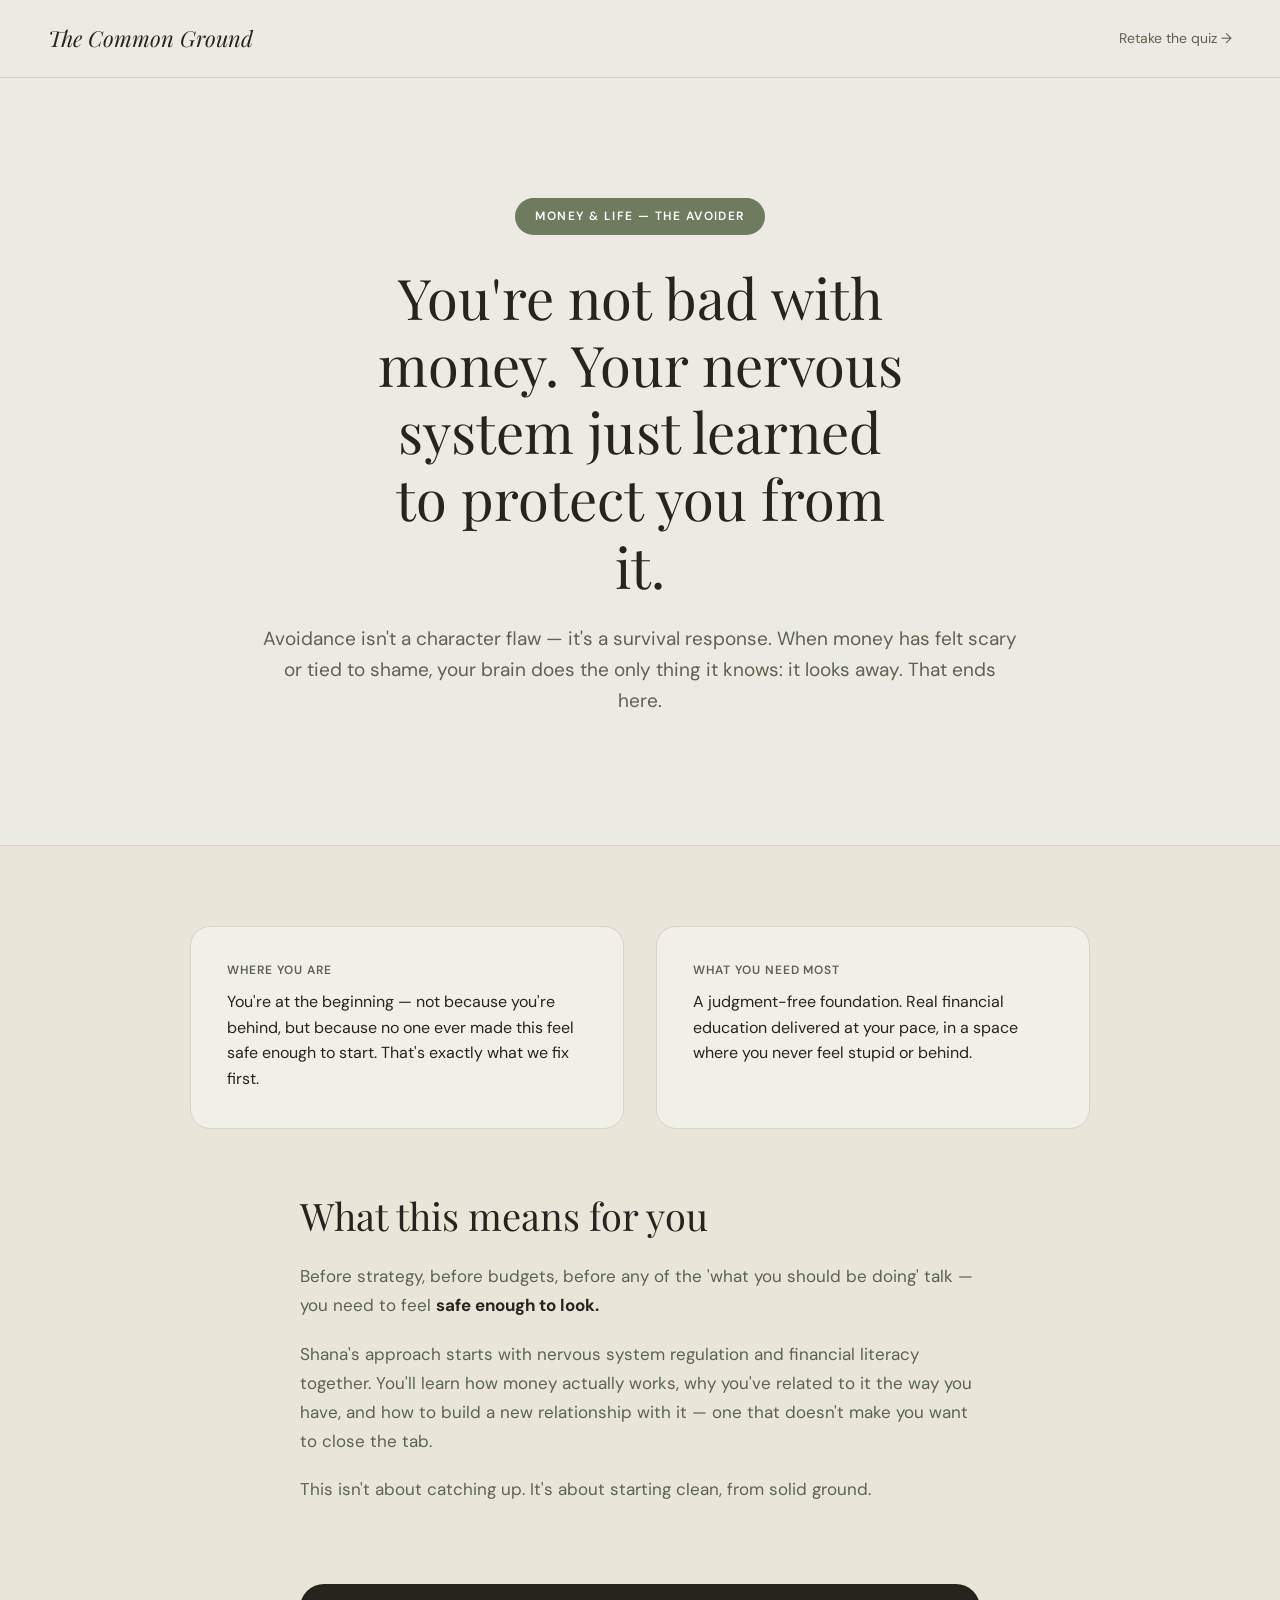
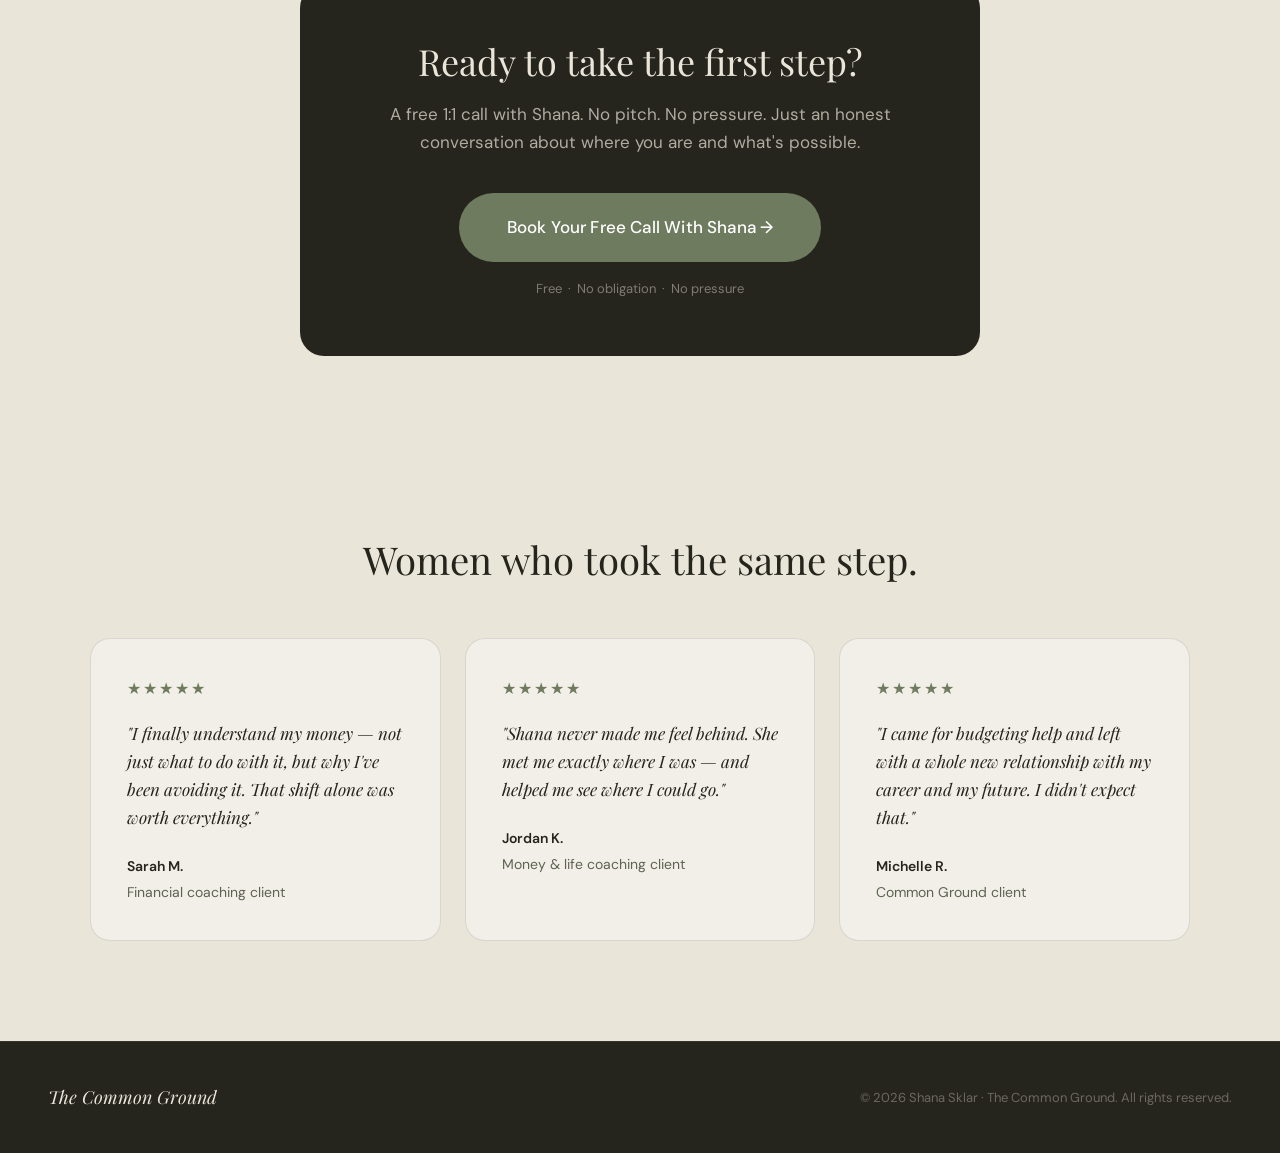
<file: results-financial.html>
<!DOCTYPE html>
<html lang="en">
<head>
  <meta charset="UTF-8" />
  <meta name="viewport" content="width=device-width, initial-scale=1.0" />
  <title>Your Results — Money & Life — The Common Ground</title>
  <link rel="preconnect" href="https://fonts.googleapis.com" />
  <link rel="preconnect" href="https://fonts.gstatic.com" crossorigin />
  <link href="https://fonts.googleapis.com/css2?family=Playfair+Display:ital,wght@0,400;0,500;1,400;1,500&family=DM+Sans:wght@300;400;500;600&display=swap" rel="stylesheet" />
  <link rel="stylesheet" href="style.css" />
</head>
<body class="results-page">

  <nav id="navbar" style="position:relative; backdrop-filter:none; background:var(--sand-light); border-bottom:1px solid var(--border);">
    <a href="/" class="nav-logo">The Common Ground</a>
    <a href="quiz-financial.html" style="font-size:14px; color:var(--text-muted);">Retake the quiz →</a>
  </nav>

  <section class="results-hero">
    <span class="result-type-badge" id="resultBadge">Money & Life</span>
    <h1 id="resultHeadline">Loading your results…</h1>
    <p class="lead" id="resultLead"></p>
  </section>

  <div class="results-body">
    <div class="container">

      <div class="results-grid" id="resultCards">
        <div class="result-card">
          <h3>Where You Are</h3>
          <p id="cardWhere"></p>
        </div>
        <div class="result-card">
          <h3>What You Need Most</h3>
          <p id="cardNeed"></p>
        </div>
      </div>

      <div class="results-copy">
        <h2>What this means for you</h2>
        <div id="resultBody"></div>
      </div>

      <div class="results-cta-box">
        <h2>Ready to take the first step?</h2>
        <p>
          A free 1:1 call with Shana. No pitch. No pressure.
          Just an honest conversation about where you are and what's possible.
        </p>
        <a href="https://calendly.com/shana-sklar1127/30min" target="_blank" class="btn btn-primary btn-lg" id="ctaBtn">
          Book Your Free Call With Shana →
        </a>
        <p style="color:rgba(234,229,217,0.45); font-size:13px; margin-top:16px; margin-bottom:0;">
          Free &nbsp;·&nbsp; No obligation &nbsp;·&nbsp; No pressure
        </p>
      </div>

    </div>
  </div>

  <section class="testimonials" style="background:var(--cream);">
    <div class="container">
      <h2>Women who took the same step.</h2>
      <div class="testimonial-grid">
        <div class="testimonial-card">
          <div class="testimonial-stars">★★★★★</div>
          <blockquote>"I finally understand my money — not just what to do with it, but why I've been avoiding it. That shift alone was worth everything."</blockquote>
          <div class="testimonial-author">Sarah M. <span>Financial coaching client</span></div>
        </div>
        <div class="testimonial-card">
          <div class="testimonial-stars">★★★★★</div>
          <blockquote>"Shana never made me feel behind. She met me exactly where I was — and helped me see where I could go."</blockquote>
          <div class="testimonial-author">Jordan K. <span>Money & life coaching client</span></div>
        </div>
        <div class="testimonial-card">
          <div class="testimonial-stars">★★★★★</div>
          <blockquote>"I came for budgeting help and left with a whole new relationship with my career and my future. I didn't expect that."</blockquote>
          <div class="testimonial-author">Michelle R. <span>Common Ground client</span></div>
        </div>
      </div>
    </div>
  </section>

  <footer>
    <a href="/" class="footer-logo">The Common Ground</a>
    <p class="footer-copy">© 2026 Shana Sklar · The Common Ground. All rights reserved.</p>
  </footer>

  <script>
    const RESULTS_DATA = {
      'avoider': {
        label: 'The Avoider',
        headline: "You're not bad with money.\nYour nervous system just learned to protect you from it.",
        lead: "Avoidance isn't a character flaw — it's a survival response. When money has felt scary or tied to shame, your brain does the only thing it knows: it looks away. That ends here.",
        where: "You're at the beginning — not because you're behind, but because no one ever made this feel safe enough to start. That's exactly what we fix first.",
        need: "A judgment-free foundation. Real financial education delivered at your pace, in a space where you never feel stupid or behind.",
        body: [
          "Before strategy, before budgets, before any of the 'what you should be doing' talk — you need to feel <strong>safe enough to look.</strong>",
          "Shana's approach starts with nervous system regulation and financial literacy together. You'll learn how money actually works, why you've related to it the way you have, and how to build a new relationship with it — one that doesn't make you want to close the tab.",
          "This isn't about catching up. It's about starting clean, from solid ground."
        ]
      },
      'striver': {
        label: 'The Striver',
        headline: "You know more than you think.\nThe gap is between knowing and doing.",
        lead: "You've read the articles. Made the plans. And somehow you're still in the same place. That's not a willpower problem — it's a nervous system pattern. And patterns can change.",
        where: "You're in motion but spinning your wheels. You have the awareness — what's missing is accountability and a plan built around your real life.",
        need: "1:1 coaching and accountability. Someone who helps you close the gap between what you know and what you actually do — without judgment when you fall off track.",
        body: [
          "Knowing what to do and consistently doing it are two entirely different skills. <strong>The second one isn't taught — it's coached.</strong>",
          "Shana works with you to identify the specific patterns keeping you stuck, build systems that fit your actual life, and stay in your corner when things get hard.",
          "You're closer than you think. Let's close the gap."
        ]
      },
      'liberator': {
        label: 'The Liberator',
        headline: "You're not just ready to manage money better.\nYou're ready to build a completely different life.",
        lead: "This goes beyond budgets. You can feel the gap between the life you're living and the life you want — financially, professionally, maybe in every way. You're ready to close it.",
        where: "You're at an inflection point. The old path doesn't fit anymore. You don't just need financial advice — you need someone who understands that money, career, and identity are all connected.",
        need: "A strategic partner who can hold the big picture — your finances, your career direction, and the vision you have for your life — and help you build toward all of it at once.",
        body: [
          "Financial freedom and life freedom aren't separate goals. <strong>The work Shana does sits at the intersection of both.</strong>",
          "Whether you're considering a career change, building toward leaving a job that no longer fits, or designing a financial life that matches who you actually are — this is the conversation for you.",
          "You've been patient long enough. Let's build the plan."
        ]
      }
    };

    function init() {
      const params = new URLSearchParams(window.location.search);
      const type   = params.get('type') || 'avoider';
      const name   = localStorage.getItem('ss_name') || '';
      const data   = RESULTS_DATA[type] || RESULTS_DATA['avoider'];

      document.getElementById('resultBadge').textContent    = `Money & Life — ${data.label}`;
      document.getElementById('resultHeadline').textContent = (name ? `${name}, ` : '') + data.headline;
      document.getElementById('resultLead').textContent     = data.lead;
      document.getElementById('cardWhere').textContent      = data.where;
      document.getElementById('cardNeed').textContent       = data.need;
      document.title = `${data.label} — The Common Ground`;

      const bodyEl = document.getElementById('resultBody');
      data.body.forEach(para => {
        const p = document.createElement('p');
        p.innerHTML = para;
        bodyEl.appendChild(p);
      });
    }

    init();
  </script>

</body>
</html>
</file>
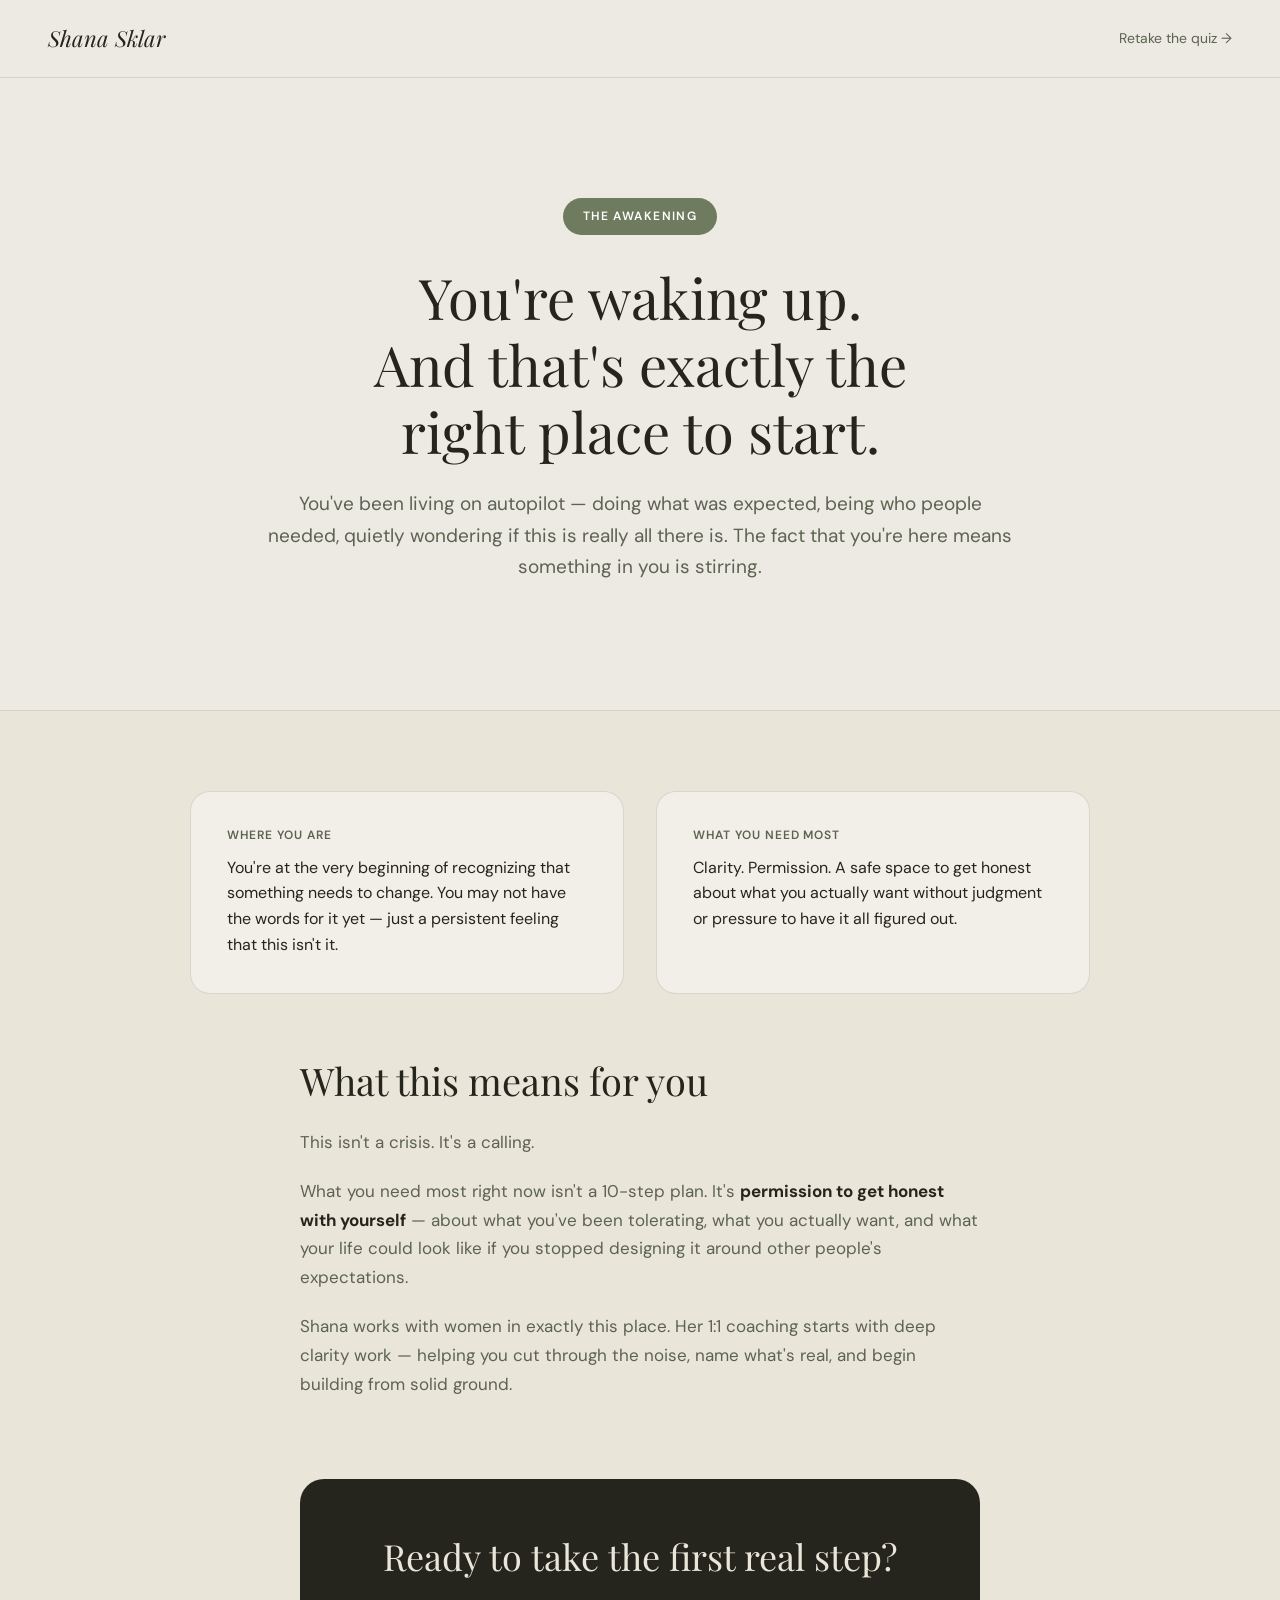
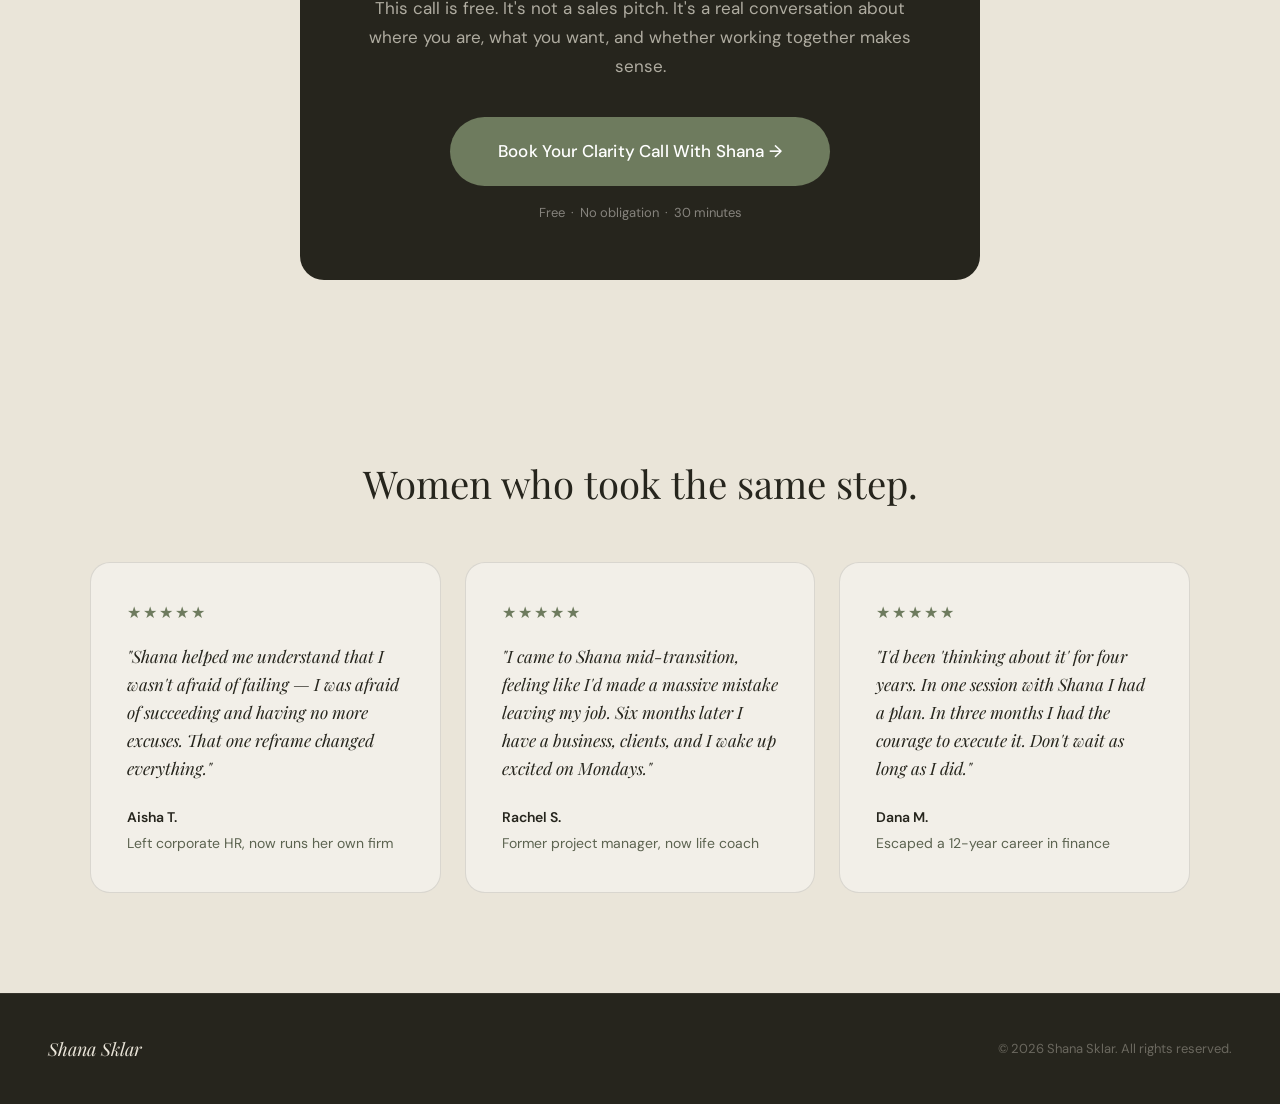
<file: results.html>
<!DOCTYPE html>
<html lang="en">
<head>
  <meta charset="UTF-8" />
  <meta name="viewport" content="width=device-width, initial-scale=1.0" />
  <title>Your Results — Shana Sklar</title>
  <meta name="description" content="Your personalized path is ready. Find out what's keeping you stuck and how Shana can help." />

  <link rel="preconnect" href="https://fonts.googleapis.com" />
  <link rel="preconnect" href="https://fonts.gstatic.com" crossorigin />
  <link href="https://fonts.googleapis.com/css2?family=Playfair+Display:ital,wght@0,400;0,500;1,400;1,500&family=DM+Sans:wght@300;400;500;600&display=swap" rel="stylesheet" />
  <link rel="stylesheet" href="style.css" />
</head>
<body class="results-page">

  <!-- NAV -->
  <nav id="navbar" style="position:relative; backdrop-filter:none; background:var(--sand-light); border-bottom:1px solid var(--border);">
    <a href="/" class="nav-logo">Shana Sklar</a>
    <a href="quiz.html" style="font-size:14px; color:var(--text-muted);">Retake the quiz →</a>
  </nav>

  <!-- RESULTS HERO -->
  <section class="results-hero">
    <span class="result-type-badge" id="resultBadge">Your Result</span>
    <h1 id="resultHeadline">Loading your results…</h1>
    <p class="lead" id="resultLead"></p>
  </section>

  <!-- RESULTS BODY -->
  <div class="results-body">
    <div class="container">

      <!-- What this means for you -->
      <div class="results-grid" id="resultCards">
        <div class="result-card">
          <h3>Where You Are</h3>
          <p id="cardWhere"></p>
        </div>
        <div class="result-card">
          <h3>What You Need Most</h3>
          <p id="cardNeed"></p>
        </div>
      </div>

      <!-- Deeper copy -->
      <div class="results-copy">
        <h2>What this means for you</h2>
        <div id="resultBody"></div>
      </div>

      <!-- CTA Box -->
      <div class="results-cta-box">
        <h2 id="ctaHeadline">Ready to take the first real step?</h2>
        <p>
          This call is free. It's not a sales pitch. It's a real conversation
          about where you are, what you want, and whether working together
          makes sense.
        </p>

        <a href="https://calendly.com/shana-sklar1127/30min" target="_blank" class="btn btn-primary btn-lg" id="ctaBtn">
          Book Your Call With Shana →
        </a>
        <p style="color:rgba(250,247,242,0.45); font-size:13px; margin-top:16px; margin-bottom:0;">
          Free &nbsp;·&nbsp; No obligation &nbsp;·&nbsp; 30 minutes
        </p>
      </div>

    </div>
  </div>

  <!-- WHAT WOMEN SAY -->
  <section class="testimonials" style="background:var(--cream);">
    <div class="container">
      <h2>Women who took the same step.</h2>
      <div class="testimonial-grid">

        <div class="testimonial-card">
          <div class="testimonial-stars">★★★★★</div>
          <blockquote>
            "Shana helped me understand that I wasn't afraid of failing —
            I was afraid of succeeding and having no more excuses. That one
            reframe changed everything."
          </blockquote>
          <div class="testimonial-author">
            Aisha T.
            <span>Left corporate HR, now runs her own firm</span>
          </div>
        </div>

        <div class="testimonial-card">
          <div class="testimonial-stars">★★★★★</div>
          <blockquote>
            "I came to Shana mid-transition, feeling like I'd made a massive
            mistake leaving my job. Six months later I have a business, clients,
            and I wake up excited on Mondays."
          </blockquote>
          <div class="testimonial-author">
            Rachel S.
            <span>Former project manager, now life coach</span>
          </div>
        </div>

        <div class="testimonial-card">
          <div class="testimonial-stars">★★★★★</div>
          <blockquote>
            "I'd been 'thinking about it' for four years. In one session with
            Shana I had a plan. In three months I had the courage to execute it.
            Don't wait as long as I did."
          </blockquote>
          <div class="testimonial-author">
            Dana M.
            <span>Escaped a 12-year career in finance</span>
          </div>
        </div>

      </div>
    </div>
  </section>

  <footer>
    <a href="/" class="footer-logo">Shana Sklar</a>
    <p class="footer-copy">© 2026 Shana Sklar. All rights reserved.</p>
  </footer>

  <script>
    const RESULTS_DATA = {
      'awakening': {
        label: 'The Awakening',
        headline: "You're waking up.\nAnd that's exactly the right place to start.",
        lead: "You've been living on autopilot — doing what was expected, being who people needed, quietly wondering if this is really all there is. The fact that you're here means something in you is stirring.",
        where: "You're at the very beginning of recognizing that something needs to change. You may not have the words for it yet — just a persistent feeling that this isn't it.",
        need: "Clarity. Permission. A safe space to get honest about what you actually want without judgment or pressure to have it all figured out.",
        body: [
          "This isn't a crisis. It's a calling.",
          "What you need most right now isn't a 10-step plan. It's <strong>permission to get honest with yourself</strong> — about what you've been tolerating, what you actually want, and what your life could look like if you stopped designing it around other people's expectations.",
          "Shana works with women in exactly this place. Her 1:1 coaching starts with deep clarity work — helping you cut through the noise, name what's real, and begin building from solid ground."
        ],
        cta: "Book Your Clarity Call With Shana"
      },
      'ready-rebel': {
        label: 'The Ready Rebel',
        headline: "You know.\nYou've known for a while.",
        lead: "You're not stuck in confusion — you're stuck in the gap between knowing and doing. You can feel the life you want; you just can't see the bridge to get there. And that gap is exhausting.",
        where: "You've been aware that something needs to shift for some time. The knowing is loud. What's missing is the path — and the belief that you can actually walk it.",
        need: "A concrete strategy and someone who won't let you talk yourself out of it. You don't need more inspiration — you need a plan and accountability.",
        body: [
          "You don't need more motivation. <strong>You need a strategy — and someone who won't let you back out of your own life.</strong>",
          "Shana spent years in a career that looked right on paper while slowly losing herself inside it. She didn't leave recklessly — she built a real plan. And she helps women like you do the same: get clear on the exit, build genuine confidence in the path, and take the leap without burning everything down.",
          "You've waited long enough. Let's map your way out."
        ],
        cta: "Book Your Strategy Call With Shana"
      },
      'in-between': {
        label: 'The In-Between',
        headline: "You were brave enough to start.\nNow let's help you finish.",
        lead: "You've already made a move — or you're mid-leap — and instead of feeling free, you feel unmoored. The old life doesn't fit anymore, but the new one isn't fully formed yet.",
        where: "You're already in motion. You've taken a step, made a change, or committed to something new. The problem isn't courage — it's that the transition feels messier and lonelier than you expected.",
        need: "Grounding, direction, and someone who can help you see that you're further along than it feels. You need to rebuild your identity for this new chapter.",
        body: [
          "<strong>You haven't made a mistake. You're just in the middle of your story.</strong>",
          "This is the hardest part of any transformation, and almost no one talks about it honestly. The discomfort you're feeling isn't a sign you made the wrong choice — it's a sign the old identity is dissolving to make room for the new one.",
          "Shana specializes in helping women who are already in motion find solid ground — rebuilding self-trust, reclaiming direction, and moving forward with confidence instead of constant doubt."
        ],
        cta: "Book Your Coaching Call With Shana"
      }
    };

    function init() {
      const params = new URLSearchParams(window.location.search);
      const type   = params.get('type') || localStorage.getItem('ss_result_key') || 'awakening';
      const name   = localStorage.getItem('ss_name') || '';
      const data   = RESULTS_DATA[type] || RESULTS_DATA['awakening'];

      document.getElementById('resultBadge').textContent    = data.label;
      document.getElementById('resultHeadline').textContent = (name ? `${name}, ` : '') + data.headline;
      document.getElementById('resultLead').textContent     = data.lead;
      document.getElementById('cardWhere').textContent      = data.where;
      document.getElementById('cardNeed').textContent       = data.need;
      document.getElementById('ctaBtn').textContent         = data.cta + ' →';
      document.title = `${data.label} — Shana Sklar`;

      const bodyEl = document.getElementById('resultBody');
      data.body.forEach(para => {
        const p = document.createElement('p');
        p.innerHTML = para;
        bodyEl.appendChild(p);
      });
    }

    init();
  </script>

</body>
</html>
</file>
<file: style.css>
:root {
  --cream: #EAE5D9;
  --warm-white: #F2EFE8;
  --text: #26251D;
  --text-muted: #5C6350;
  --terracotta: #AE6141;
  --terracotta-hover: #9A5438;
  --sand: #D5D0C4;
  --sand-light: #ECEAE2;
  --sage: #6E7B5E;
  --border: rgba(38, 37, 29, 0.12);
  --shadow: 0 4px 32px rgba(38, 37, 29, 0.08);
  --radius: 12px;
}

* { margin: 0; padding: 0; box-sizing: border-box; }

html { scroll-behavior: smooth; }

body {
  font-family: 'DM Sans', sans-serif;
  background: var(--cream);
  color: var(--text);
  line-height: 1.7;
  font-size: 17px;
  -webkit-font-smoothing: antialiased;
}

h1, h2, h3, h4 {
  font-family: 'Playfair Display', serif;
  line-height: 1.2;
  font-weight: 400;
}

p { max-width: 62ch; }

a { color: var(--sage); text-decoration: none; }
a:hover { color: #556647; }

img { display: block; max-width: 100%; }

/* ── Buttons ── */
.btn {
  display: inline-flex;
  align-items: center;
  gap: 8px;
  padding: 16px 36px;
  border-radius: 50px;
  font-family: 'DM Sans', sans-serif;
  font-size: 16px;
  font-weight: 500;
  cursor: pointer;
  border: none;
  transition: all 0.22s ease;
  letter-spacing: 0.01em;
  text-decoration: none;
}

.btn-primary {
  background: var(--sage);
  color: #fff;
}
.btn-primary:hover {
  background: #556647;
  color: #fff;
  transform: translateY(-2px);
  box-shadow: 0 8px 24px rgba(110, 123, 94, 0.35);
}

.btn-ghost {
  background: transparent;
  color: var(--text);
  border: 1.5px solid var(--border);
}
.btn-ghost:hover {
  border-color: var(--sage);
  color: var(--sage);
}

.btn-lg { padding: 20px 48px; font-size: 17px; }

/* ── Nav ── */
nav {
  position: fixed;
  top: 0; left: 0; right: 0;
  z-index: 100;
  padding: 20px 48px;
  display: flex;
  align-items: center;
  justify-content: space-between;
  background: rgba(234, 229, 217, 0.92);
  backdrop-filter: blur(12px);
  border-bottom: 1px solid transparent;
  transition: border-color 0.3s ease;
}

nav.scrolled { border-color: var(--border); }

.nav-logo {
  font-family: 'Playfair Display', serif;
  font-size: 22px;
  font-style: italic;
  color: var(--text);
  text-decoration: none;
}

.nav-links {
  display: flex;
  align-items: center;
  gap: 36px;
  list-style: none;
}

.nav-links a {
  color: var(--text-muted);
  font-size: 15px;
  font-weight: 500;
  text-decoration: none;
  transition: color 0.2s;
}
.nav-links a:hover { color: var(--text); }

.nav-cta {
  padding: 10px 24px;
  font-size: 14px;
}

/* ── Sections ── */
section { padding: 100px 48px; }

.container {
  max-width: 1100px;
  margin: 0 auto;
}

.container-narrow {
  max-width: 720px;
  margin: 0 auto;
}

/* ── Hero ── */
.hero {
  min-height: 100vh;
  display: flex;
  align-items: center;
  padding-top: 120px;
  background: var(--cream);
  position: relative;
  overflow: hidden;
}

.hero::before {
  content: '';
  position: absolute;
  top: -200px; right: -200px;
  width: 600px; height: 600px;
  background: radial-gradient(circle, rgba(110, 123, 94, 0.15) 0%, transparent 70%);
  border-radius: 50%;
  pointer-events: none;
}

.hero::after {
  content: '';
  position: absolute;
  bottom: -100px; left: -100px;
  width: 400px; height: 400px;
  background: radial-gradient(circle, rgba(174, 97, 65, 0.08) 0%, transparent 70%);
  border-radius: 50%;
  pointer-events: none;
}

.hero-inner {
  display: grid;
  grid-template-columns: 1fr 1fr;
  gap: 80px;
  align-items: center;
}

.hero-eyebrow {
  display: inline-block;
  font-size: 13px;
  font-weight: 500;
  letter-spacing: 0.12em;
  text-transform: uppercase;
  color: var(--sage);
  margin-bottom: 24px;
  padding: 6px 14px;
  background: rgba(110, 123, 94, 0.12);
  border-radius: 50px;
}

.hero h1 {
  font-size: clamp(40px, 5vw, 64px);
  margin-bottom: 28px;
  color: var(--text);
}

.hero h1 em {
  font-style: italic;
  color: var(--sage);
}

.hero-sub {
  font-size: 19px;
  color: var(--text-muted);
  margin-bottom: 40px;
  max-width: 52ch;
  line-height: 1.6;
}

.hero-actions {
  display: flex;
  align-items: center;
  gap: 20px;
  flex-wrap: wrap;
}

.hero-note {
  font-size: 14px;
  color: var(--text-muted);
}

.hero-image {
  position: relative;
}

.hero-card {
  background: var(--warm-white);
  border: 1px solid var(--border);
  border-radius: 20px;
  padding: 48px;
  box-shadow: var(--shadow);
  position: relative;
}

.hero-quote {
  font-family: 'Playfair Display', serif;
  font-size: 22px;
  font-style: italic;
  color: var(--text);
  line-height: 1.5;
  margin-bottom: 24px;
}

.hero-quote-author {
  font-size: 14px;
  color: var(--text-muted);
  font-weight: 500;
}

.hero-card-badge {
  position: absolute;
  top: -16px; right: 32px;
  background: var(--sage);
  color: #fff;
  font-size: 13px;
  font-weight: 500;
  padding: 8px 16px;
  border-radius: 50px;
}

/* ── Problem ── */
.problem {
  background: var(--text);
  color: var(--cream);
}

.problem h2 {
  font-size: clamp(32px, 4vw, 52px);
  color: var(--cream);
  margin-bottom: 32px;
}

.problem p {
  color: rgba(234, 229, 217, 0.75);
  font-size: 18px;
  margin-bottom: 20px;
  max-width: 64ch;
}

.problem p strong {
  color: var(--cream);
}

.problem-pillars {
  display: grid;
  grid-template-columns: repeat(3, 1fr);
  gap: 24px;
  margin-top: 64px;
}

.pillar {
  padding: 32px;
  border: 1px solid rgba(234, 229, 217, 0.12);
  border-radius: var(--radius);
  background: rgba(234, 229, 217, 0.05);
}

.pillar-label {
  font-size: 11px;
  font-weight: 600;
  letter-spacing: 0.14em;
  text-transform: uppercase;
  color: var(--sage);
  margin-bottom: 12px;
}

.pillar h4 {
  font-size: 18px;
  color: var(--cream);
  margin-bottom: 10px;
  font-family: 'DM Sans', sans-serif;
  font-weight: 500;
}

.pillar p {
  font-size: 15px;
  line-height: 1.6;
  margin-bottom: 0;
}

/* ── Guide (About) ── */
.guide {
  background: var(--sand-light);
}

.guide-inner {
  display: grid;
  grid-template-columns: 1fr 1.2fr;
  gap: 80px;
  align-items: start;
}

.guide-image-wrap {
  position: relative;
}

.guide-image-placeholder {
  width: 100%;
  aspect-ratio: 3/4;
  border-radius: 20px;
  background: var(--sand);
  display: flex;
  align-items: center;
  justify-content: center;
  color: var(--text-muted);
  font-size: 14px;
  border: 1px solid var(--border);
  overflow: hidden;
}

.guide-image-placeholder .placeholder-text {
  text-align: center;
  padding: 20px;
}

.guide-accent-card {
  position: absolute;
  bottom: -24px; right: -24px;
  background: var(--terracotta);
  color: #fff;
  border-radius: 16px;
  padding: 20px 24px;
  max-width: 200px;
}

.guide-accent-card p {
  font-size: 14px;
  line-height: 1.4;
  max-width: none;
  color: rgba(255,255,255,0.9);
}

.guide-accent-card strong {
  font-size: 20px;
  display: block;
  margin-bottom: 4px;
  font-family: 'Playfair Display', serif;
}

.guide-content .eyebrow {
  display: inline-block;
  font-size: 13px;
  font-weight: 500;
  letter-spacing: 0.12em;
  text-transform: uppercase;
  color: var(--sage);
  margin-bottom: 20px;
}

.guide-content h2 {
  font-size: clamp(28px, 3.5vw, 44px);
  margin-bottom: 28px;
}

.guide-content p {
  color: var(--text-muted);
  margin-bottom: 18px;
  font-size: 17px;
  max-width: 58ch;
}

.guide-content p strong {
  color: var(--text);
}

/* ── Plan ── */
.plan {
  background: var(--cream);
  text-align: center;
}

.plan h2 {
  font-size: clamp(28px, 3.5vw, 44px);
  margin-bottom: 16px;
}

.plan .sub {
  color: var(--text-muted);
  font-size: 18px;
  margin: 0 auto 64px;
}

.plan-steps {
  display: grid;
  grid-template-columns: repeat(3, 1fr);
  gap: 32px;
  margin-bottom: 56px;
}

.plan-step {
  background: var(--warm-white);
  border: 1px solid var(--border);
  border-radius: 20px;
  padding: 40px 32px;
  text-align: left;
  position: relative;
}

.step-number {
  width: 44px; height: 44px;
  border-radius: 50%;
  background: rgba(110, 123, 94, 0.14);
  color: var(--sage);
  font-family: 'Playfair Display', serif;
  font-size: 20px;
  display: flex;
  align-items: center;
  justify-content: center;
  margin-bottom: 20px;
}

.plan-step h3 {
  font-size: 20px;
  margin-bottom: 12px;
  font-family: 'DM Sans', sans-serif;
  font-weight: 600;
}

.plan-step p {
  color: var(--text-muted);
  font-size: 15px;
  max-width: none;
}

.connector {
  display: none;
}

/* ── Testimonials ── */
.testimonials {
  background: var(--sand-light);
}

.testimonials h2 {
  font-size: clamp(28px, 3vw, 40px);
  text-align: center;
  margin-bottom: 56px;
}

.testimonial-grid {
  display: grid;
  grid-template-columns: repeat(3, 1fr);
  gap: 24px;
}

.testimonial-card {
  background: var(--warm-white);
  border: 1px solid var(--border);
  border-radius: 20px;
  padding: 36px;
}

.testimonial-stars {
  color: var(--sage);
  font-size: 16px;
  letter-spacing: 2px;
  margin-bottom: 16px;
}

.testimonial-card blockquote {
  font-style: italic;
  font-size: 16px;
  color: var(--text);
  line-height: 1.65;
  margin-bottom: 24px;
  font-family: 'Playfair Display', serif;
  font-size: 17px;
}

.testimonial-author {
  font-size: 14px;
  font-weight: 600;
  color: var(--text);
}

.testimonial-author span {
  display: block;
  font-weight: 400;
  color: var(--text-muted);
  margin-top: 2px;
}

/* ── CTA Final ── */
.cta-final {
  background: var(--text);
  text-align: center;
  color: var(--cream);
}

.cta-final h2 {
  font-size: clamp(32px, 4vw, 52px);
  color: var(--cream);
  margin-bottom: 24px;
}

.cta-final p {
  color: rgba(234, 229, 217, 0.7);
  font-size: 18px;
  margin: 0 auto 16px;
  max-width: 56ch;
}

.cta-final .cta-note {
  font-size: 14px;
  color: rgba(234, 229, 217, 0.45);
  margin-top: 20px;
  display: block;
}

.cta-final .btn-primary {
  margin-top: 40px;
}

/* ── Footer ── */
footer {
  padding: 40px 48px;
  background: var(--text);
  border-top: 1px solid rgba(234,229,217,0.08);
  display: flex;
  align-items: center;
  justify-content: space-between;
  flex-wrap: wrap;
  gap: 16px;
}

.footer-logo {
  font-family: 'Playfair Display', serif;
  font-size: 18px;
  font-style: italic;
  color: var(--cream);
  text-decoration: none;
}

.footer-copy {
  font-size: 13px;
  color: rgba(234, 229, 217, 0.35);
}

/* ── Quiz Page ── */
.quiz-page {
  min-height: 100vh;
  background: var(--cream);
  display: flex;
  flex-direction: column;
}

.quiz-nav {
  padding: 24px 48px;
  display: flex;
  align-items: center;
  justify-content: space-between;
  border-bottom: 1px solid var(--border);
}

.quiz-progress-bar {
  height: 4px;
  background: var(--sand);
  border-radius: 2px;
  overflow: hidden;
}

.quiz-progress-fill {
  height: 100%;
  background: var(--sage);
  border-radius: 2px;
  transition: width 0.4s ease;
}

.quiz-body {
  flex: 1;
  display: flex;
  align-items: center;
  justify-content: center;
  padding: 60px 24px;
}

.quiz-screen {
  width: 100%;
  max-width: 680px;
  animation: fadeUp 0.35s ease both;
}

@keyframes fadeUp {
  from { opacity: 0; transform: translateY(20px); }
  to   { opacity: 1; transform: translateY(0); }
}

.quiz-step-label {
  font-size: 13px;
  font-weight: 500;
  letter-spacing: 0.1em;
  text-transform: uppercase;
  color: var(--sage);
  margin-bottom: 16px;
}

.quiz-question {
  font-family: 'Playfair Display', serif;
  font-size: clamp(22px, 3vw, 32px);
  color: var(--text);
  margin-bottom: 40px;
  line-height: 1.3;
}

.quiz-answers {
  display: flex;
  flex-direction: column;
  gap: 12px;
  margin-bottom: 40px;
}

.answer-card {
  padding: 20px 24px;
  border: 1.5px solid var(--border);
  border-radius: var(--radius);
  background: var(--warm-white);
  cursor: pointer;
  transition: all 0.2s ease;
  font-size: 16px;
  color: var(--text-muted);
  text-align: left;
  line-height: 1.5;
}

.answer-card:hover {
  border-color: var(--sage);
  color: var(--text);
  background: rgba(110, 123, 94, 0.06);
  transform: translateX(4px);
}

.answer-card.selected {
  border-color: var(--sage);
  background: rgba(110, 123, 94, 0.1);
  color: var(--text);
}

.quiz-nav-row {
  display: flex;
  align-items: center;
  justify-content: space-between;
  gap: 16px;
}

.quiz-back {
  background: none;
  border: none;
  color: var(--text-muted);
  font-family: 'DM Sans', sans-serif;
  font-size: 15px;
  cursor: pointer;
  display: flex;
  align-items: center;
  gap: 6px;
  padding: 0;
  transition: color 0.2s;
}
.quiz-back:hover { color: var(--text); }
.quiz-back:disabled { opacity: 0.3; cursor: default; }

/* Lead capture screen */
.lead-screen {
  text-align: center;
}

.lead-screen h2 {
  font-size: clamp(24px, 3vw, 36px);
  margin-bottom: 16px;
}

.lead-screen p {
  color: var(--text-muted);
  margin: 0 auto 40px;
  font-size: 17px;
}

.lead-form {
  display: flex;
  flex-direction: column;
  gap: 16px;
  max-width: 440px;
  margin: 0 auto;
}

.field {
  display: flex;
  flex-direction: column;
  gap: 6px;
  text-align: left;
}

.field label {
  font-size: 14px;
  font-weight: 500;
  color: var(--text);
}

.field input {
  padding: 14px 18px;
  border: 1.5px solid var(--border);
  border-radius: var(--radius);
  background: var(--warm-white);
  font-family: 'DM Sans', sans-serif;
  font-size: 16px;
  color: var(--text);
  transition: border-color 0.2s;
  outline: none;
}

.field input:focus {
  border-color: var(--sage);
}

.field input::placeholder {
  color: rgba(94, 90, 79, 0.45);
}

.lead-form .btn {
  margin-top: 8px;
}

.form-fine-print {
  font-size: 13px;
  color: var(--text-muted);
  opacity: 0.6;
  margin-top: 12px;
}

/* Loading screen */
.loading-screen {
  text-align: center;
}

.loader-dots {
  display: flex;
  gap: 8px;
  justify-content: center;
  margin-bottom: 24px;
}

.loader-dots span {
  width: 10px; height: 10px;
  background: var(--sage);
  border-radius: 50%;
  animation: bounce 1.4s infinite ease-in-out both;
}

.loader-dots span:nth-child(1) { animation-delay: -0.32s; }
.loader-dots span:nth-child(2) { animation-delay: -0.16s; }

@keyframes bounce {
  0%, 80%, 100% { transform: scale(0.6); opacity: 0.4; }
  40%            { transform: scale(1.1); opacity: 1; }
}

.loading-screen p {
  color: var(--text-muted);
  font-size: 17px;
  margin: 0 auto;
}

/* ── Results Page ── */
.results-page {
  min-height: 100vh;
  background: var(--cream);
}

.results-hero {
  padding: 120px 48px 80px;
  text-align: center;
  background: var(--sand-light);
  border-bottom: 1px solid var(--border);
}

.result-type-badge {
  display: inline-block;
  background: var(--sage);
  color: #fff;
  font-size: 12px;
  font-weight: 600;
  letter-spacing: 0.12em;
  text-transform: uppercase;
  padding: 8px 20px;
  border-radius: 50px;
  margin-bottom: 28px;
}

.results-hero h1 {
  font-size: clamp(32px, 4.5vw, 56px);
  margin-bottom: 24px;
  max-width: 16ch;
  margin-left: auto;
  margin-right: auto;
}

.results-hero .lead {
  font-size: 19px;
  color: var(--text-muted);
  max-width: 58ch;
  margin: 0 auto 48px;
  line-height: 1.65;
}

.results-body {
  padding: 80px 48px;
}

.results-grid {
  max-width: 900px;
  margin: 0 auto;
  display: grid;
  grid-template-columns: 1fr 1fr;
  gap: 32px;
  margin-bottom: 64px;
}

.result-card {
  background: var(--warm-white);
  border: 1px solid var(--border);
  border-radius: 20px;
  padding: 36px;
}

.result-card h3 {
  font-size: 16px;
  font-weight: 600;
  font-family: 'DM Sans', sans-serif;
  color: var(--text-muted);
  text-transform: uppercase;
  letter-spacing: 0.08em;
  font-size: 12px;
  margin-bottom: 12px;
}

.result-card p {
  font-size: 16px;
  color: var(--text);
  line-height: 1.6;
  max-width: none;
}

.results-copy {
  max-width: 680px;
  margin: 0 auto 80px;
}

.results-copy h2 {
  font-size: clamp(26px, 3vw, 38px);
  margin-bottom: 24px;
}

.results-copy p {
  color: var(--text-muted);
  font-size: 17px;
  margin-bottom: 20px;
  max-width: none;
}

.results-copy p strong { color: var(--text); }

.results-cta-box {
  max-width: 680px;
  margin: 0 auto;
  background: var(--text);
  border-radius: 24px;
  padding: 56px;
  text-align: center;
  color: var(--cream);
}

.results-cta-box h2 {
  color: var(--cream);
  font-size: clamp(24px, 3vw, 36px);
  margin-bottom: 16px;
}

.results-cta-box p {
  color: rgba(234, 229, 217, 0.7);
  margin: 0 auto 36px;
  font-size: 17px;
}

.calendly-placeholder {
  background: rgba(234, 229, 217, 0.06);
  border: 1px dashed rgba(234, 229, 217, 0.2);
  border-radius: 12px;
  padding: 40px;
  color: rgba(234, 229, 217, 0.5);
  font-size: 14px;
  margin-bottom: 24px;
}

/* ── Path Cards (fork section) ── */
.paths-section {
  background: var(--cream);
  padding: 100px 48px;
}

.path-cards {
  display: grid;
  grid-template-columns: 1fr 1fr;
  gap: 28px;
  max-width: 900px;
  margin: 0 auto;
}

.path-card {
  background: var(--warm-white);
  border: 1.5px solid var(--border);
  border-radius: 24px;
  padding: 44px 40px;
  display: flex;
  flex-direction: column;
  gap: 16px;
  transition: box-shadow 0.25s ease, transform 0.25s ease;
}

.path-card:hover {
  box-shadow: var(--shadow);
  transform: translateY(-4px);
}

.path-card-icon {
  font-size: 36px;
  line-height: 1;
}

.path-card-label {
  font-size: 11px;
  font-weight: 600;
  letter-spacing: 0.14em;
  text-transform: uppercase;
  color: var(--sage);
}

.path-card h3 {
  font-family: 'Playfair Display', serif;
  font-size: 22px;
  color: var(--text);
  line-height: 1.3;
  margin: 0;
}

.path-card p {
  color: var(--text-muted);
  font-size: 15px;
  line-height: 1.65;
  max-width: none;
  margin: 0;
}

.path-list {
  list-style: none;
  display: flex;
  flex-direction: column;
  gap: 8px;
  margin: 4px 0 8px;
}

.path-list li {
  font-size: 14px;
  color: var(--text-muted);
  padding-left: 18px;
  position: relative;
}

.path-list li::before {
  content: '✓';
  position: absolute;
  left: 0;
  color: var(--sage);
  font-weight: 600;
}

@media (max-width: 900px) {
  .paths-section { padding: 72px 24px; }
  .path-cards { grid-template-columns: 1fr; }
}

/* ── Utilities ── */
.text-center { text-align: center; }
.hidden { display: none !important; }

.divider {
  width: 48px;
  height: 2px;
  background: var(--sage);
  margin-bottom: 28px;
}

/* ── Mobile ── */
@media (max-width: 900px) {
  nav { padding: 18px 24px; }
  .nav-links { display: none; }
  section { padding: 72px 24px; }

  .hero-inner { grid-template-columns: 1fr; gap: 40px; }
  .hero-image { display: none; }

  .problem-pillars { grid-template-columns: 1fr; }

  .guide-inner { grid-template-columns: 1fr; }
  .guide-image-wrap { display: none; }

  .plan-steps { grid-template-columns: 1fr; }

  .testimonial-grid { grid-template-columns: 1fr; }

  .results-grid { grid-template-columns: 1fr; }
  .results-hero { padding: 100px 24px 60px; }
  .results-body { padding: 60px 24px; }
  .results-cta-box { padding: 40px 24px; }

  footer { flex-direction: column; text-align: center; padding: 32px 24px; }

  .quiz-nav { padding: 18px 24px; }
}
</file>
